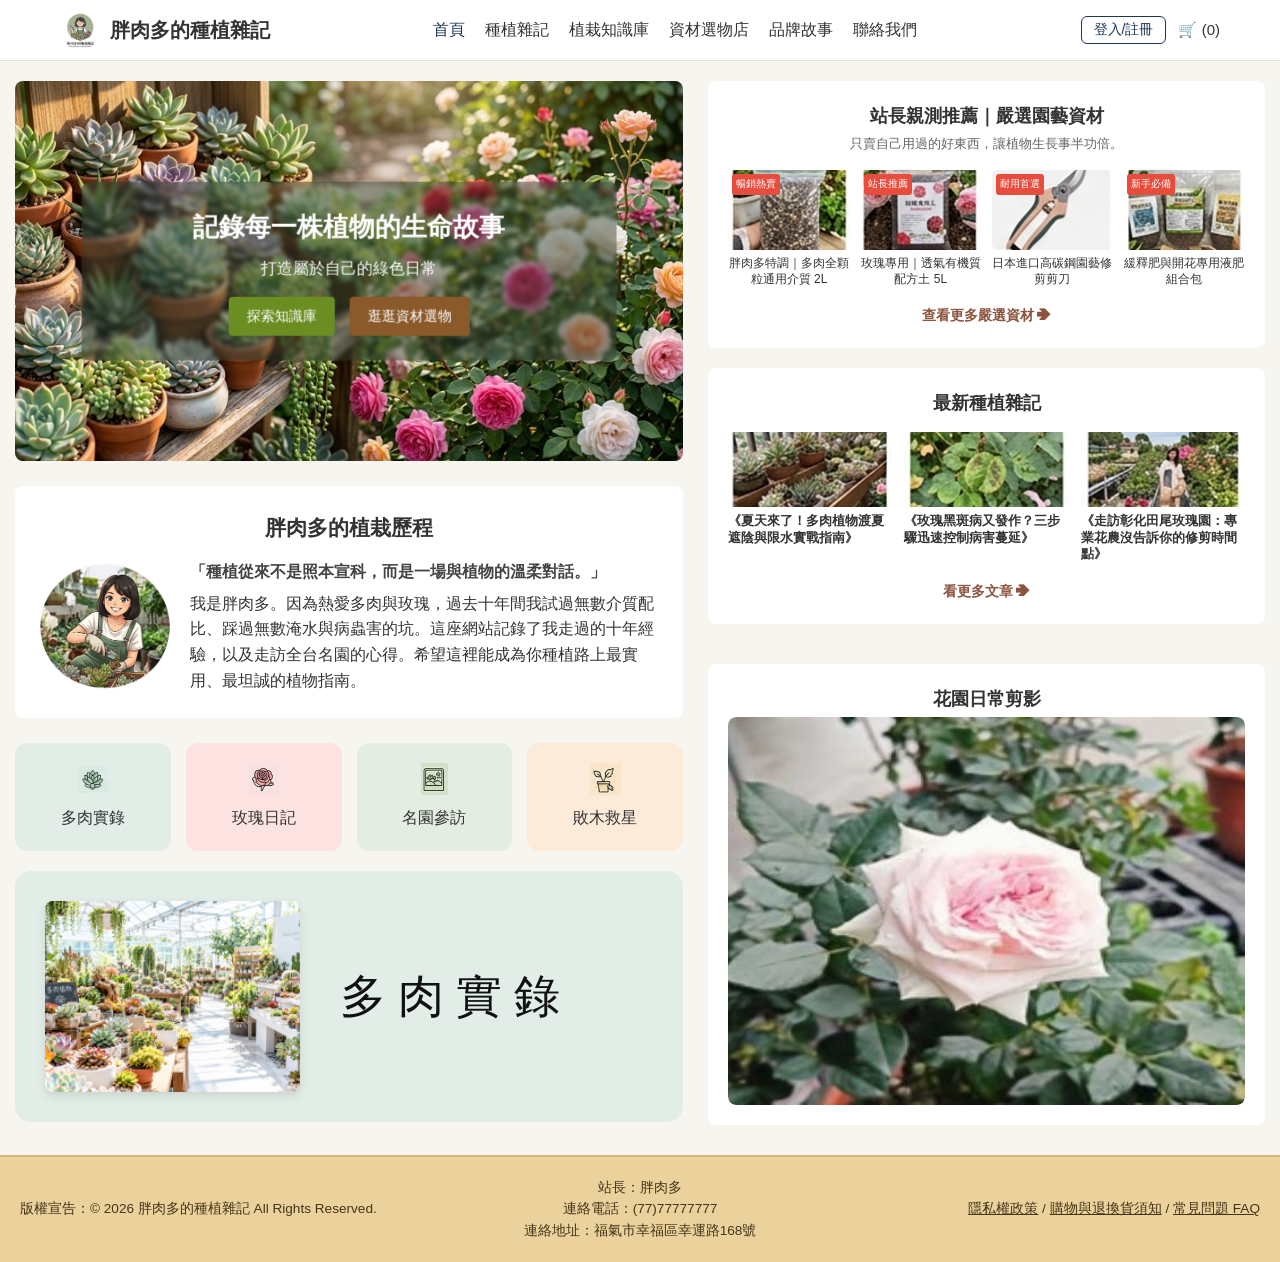
<file: index.html>
<!DOCTYPE html>
<html lang="zh-TW">
<head>
    <!--【網站首頁】
        目的：首頁透過導覽列、品牌介紹、精選內容和輪播圖呈現網站入口。
        HTML 管理內容與結構；CSS 管理外觀；JavaScript 管理互動與資料。
        提醒：id / class 常被 CSS 與 JS 引用，修改名稱前應先搜尋全站。
        若涉及商品、文章、購物車，則保留路徑與既有資料格式。
    -->

    <meta charset="UTF-8">
    <meta name="viewport" content="width=device-width, initial-scale=1.0">
    <title>胖肉多的種植雜記</title>
    <!-- SEO 與 社群分享標籤 -->
    <meta name="description" content="記錄每一株植物的生命故事，打造屬於自己的綠色日常。">
    <meta property="og:title" content="胖肉多的種植雜記">
    <meta property="og:description" content="記錄每一株植物的生命故事，打造屬於自己的綠色日常。">
    <meta property="og:image" content="./images/banner.jpg">
    
    <!-- 樣式表連結 -->
    <link rel="stylesheet" href="./css/style.css">

    <script defer src="./js/login-notice.js"></script>
</head>
    <!--【說明】body 是可見頁面內容的起點；此處的 data-page 若存在，供 main.js 判斷頁面類型。 -->
<body>

    <!-- 頂部導覽列 (Navbar) -->
    <!--【說明】共用導覽列：使用 css/style.css；menuToggle、navMenu、loginModal 等元素由 JS 控制。 -->
    <header class="navbar">
        <div class="nav-container">
            <div class="logo">
                <img src="./images/logo.jpg" alt="胖肉多的種植雜記 Logo" onerror="this.style.display='none'">
                <span>胖肉多的種植雜記</span>
            </div>

            <!-- 選單連結區塊 -->
            <nav class="nav-menu" id="navMenu">
                <a href="./index.html" class="active">首頁</a>
                <a href="./Journal.html">種植雜記</a>
                <a href="./Knowledge.html">植栽知識庫</a>
                <a href="./Shop.html">資材選物店</a>
                <a href="./BrandStory.html">品牌故事</a>
                <a href="./ContactUs.html">聯絡我們</a>
            </nav>

            <!-- 右側功能按鈕區塊 -->
            <div class="nav-controls">
                <button type="button" class="auth-btn trigger-auth-btn">登入/註冊</button>
                <a href="./cart.html" class="cart-btn" id="navCartCount">🛒 (0)</a>
                
                <!-- 行動端漢堡選單按鈕 -->
                <button type="button" class="menu-toggle" id="menuToggle" aria-label="切換選單" aria-controls="navMenu" aria-expanded="false">
                    <span></span>
                    <span></span>
                    <span></span>
                </button>
            </div>
        </div>
    </header>

    <!-- 主要內容區域 -->
    <div class="main-wrapper">
        
        <!-- 左側主內容區 -->
        <!--【說明】main 裡是本頁的主要內容；動態內容容器通常由 JS 依 id 尋找並填入資料。 -->
    <main class="content-area">
            
            <!-- 第一屏：主視覺 Banner -->
            <section class="hero-banner">
                <img src="./images/banner.jpg" alt="多肉與玫瑰" class="banner-img">
                <div class="banner-overlay">
                    <h1 class="banner-title">記錄每一株植物的生命故事</h1>
                    <p class="banner-subtitle">打造屬於自己的綠色日常</p>
                    <div class="banner-buttons">
                        <a href="./Knowledge.html" class="btn btn-primary">探索知識庫</a>
                        <a href="./Shop.html" class="btn btn-secondary">逛逛資材選物</a>
                    </div>
                </div>
            </section>

            <!-- 第二屏：關於站長與品牌初衷 -->
            <section class="about-section">
                <h2>胖肉多的植栽歷程</h2>
                <div class="about-content">
                    <div class="about-img">
                        <img src="./images/webmaster.jpg" alt="站長胖肉多">
                    </div>
                    <div class="about-text">
                        <p class="quote">「種植從來不是照本宣科，而是一場與植物的溫柔對話。」</p>
                        <p>我是胖肉多。因為熱愛多肉與玫瑰，過去十年間我試過無數介質配比、踩過無數淹水與病蟲害的坑。這座網站記錄了我走過的十年經驗，以及走訪全台名園的心得。希望這裡能成為你種植路上最實用、最坦誠的植物指南。</p>
                    </div>
                </div>
            </section>

            <!-- 第三屏：精選核心專區 (包含 Hover 切換大方塊功能) -->
            <section class="categories-section">
                <div class="category-grid">
                    <div class="category-card card-succulent" data-key="succulent" role="button" tabindex="0" aria-label="查看多肉實錄">
                        <img src="./images/card01.jpg" alt="多肉實錄">
                        <span>多肉實錄</span>
                    </div>
                    <div class="category-card card-rose" data-key="rose" role="button" tabindex="0" aria-label="查看玫瑰日記">
                        <img src="./images/card02.jpg" alt="玫瑰日記">
                        <span>玫瑰日記</span>
                    </div>
                    <div class="category-card card-garden" data-key="garden" role="button" tabindex="0" aria-label="查看名園參訪">
                        <img src="./images/card03.jpg" alt="名園參訪">
                        <span>名園參訪</span>
                    </div>
                    <div class="category-card card-rescue" data-key="rescue" role="button" tabindex="0" aria-label="查看敗木救星">
                        <img src="./images/card04.jpg" alt="敗木救星">
                        <span>敗木救星</span>
                    </div>
                </div>

                <!-- 滑鼠移入時動態切換的大方塊 (預設多肉實錄，點擊直接跳轉 maintenance.html) -->
                <div class="feature-display-box card-succulent" id="featureDisplayBox" role="link" tabindex="0" aria-label="進入精選專區">
                    <div class="display-img-wrapper">
                        <img src="./images/圖-多肉實錄.png" alt="多肉實錄" id="displayImg">
                    </div>
                    <h2 class="display-title" id="displayTitle">多肉實錄</h2>
                </div>
            </section>

        </main>

        <!-- 右側側邊欄 -->
        <aside class="sidebar">
            
            <!-- 第四屏：熱門資材嚴選 -->
            <section class="shop-preview">
                <h3 class="section-title">站長親測推薦｜嚴選園藝資材</h3>
                <p class="section-subtitle">只賣自己用過的好東西，讓植物生長事半功倍。</p>
                
                <div class="product-grid">
                    <div class="product-card">
                        <span class="tag">暢銷熱賣</span>
                        <img src="./images/commodity001.jpg" alt="胖肉多特調介質">
                        <h4>胖肉多特調｜多肉全顆粒通用介質 2L</h4>
                    </div>
                    <div class="product-card">
                        <span class="tag">站長推薦</span>
                        <img src="./images/commodity002.jpg" alt="玫瑰專用土">
                        <h4>玫瑰專用｜透氣有機質配方土 5L</h4>
                    </div>
                    <div class="product-card">
                        <span class="tag">耐用首選</span>
                        <img src="./images/commodity003.jpg" alt="園藝修剪剪刀">
                        <h4>日本進口高碳鋼園藝修剪剪刀</h4>
                    </div>
                    <div class="product-card">
                        <span class="tag">新手必備</span>
                        <img src="./images/commodity004.jpg" alt="肥料組合包">
                        <h4>緩釋肥與開花專用液肥組合包</h4>
                    </div>
                </div>
                
                <div class="shop-more">
                    <a href="./Shop.html" class="btn-more">查看更多嚴選資材 ➔</a>
                </div>
            </section>

            <!-- 第五屏：最新種植雜記 -->
            <section class="articles-preview">
                <h3 class="section-title">最新種植雜記</h3>
                <div class="article-grid">
                    <article class="article-card">
                        <img src="./images/article01.jpg" alt="夏日多肉渡夏">
                        <h4>《夏天來了！多肉植物渡夏遮陰與限水實戰指南》</h4>
                    </article>
                    <article class="article-card">
                        <img src="./images/article02.jpg" alt="玫瑰黑斑病">
                        <h4>《玫瑰黑斑病又發作？三步驟迅速控制病害蔓延》</h4>
                    </article>
                    <article class="article-card">
                        <img src="./images/article03.jpg" alt="彰化田尾遊記">
                        <h4>《走訪彰化田尾玫瑰園：專業花農沒告訴你的修剪時間點》</h4>
                    </article>
                </div>
                <div class="article-more">
                    <a href="./Journal.html" class="btn-more">看更多文章 ➔</a>
                </div>
            </section>

            <!-- 第六屏：輪播照片專區 -->
            <section class="carousel-section">
                <h3 class="section-title">花園日常剪影</h3>
                <div class="carousel-container">
                    <div class="carousel-track" id="carouselTrack">
                        <!-- JS 動態寫入圖片 -->
                    </div>
                </div>
            </section>

        </aside>

    </div>

    <!-- 會員登入浮動視窗 (Modal) -->
    <!--【說明】登入展示視窗：送出表單只顯示提示，沒有實際帳號驗證或伺服器登入。 -->
    <div class="modal-overlay" id="loginModal" role="dialog" aria-modal="true" aria-labelledby="loginModalTitle">
        <div class="login-modal">
            <button type="button" class="close-btn" id="closeModalBtn" aria-label="關閉登入視窗">&times;</button>
            <h2 id="loginModalTitle">會員登入</h2>
            <form class="login-form" id="loginForm">
                <div class="form-group">
                    <label for="username">會員帳號</label>
                    <input type="text" id="username" autocomplete="username" placeholder="限使用英文、數字，至少6個字元" required>
                </div>
                <div class="form-group">
                    <label for="password">密碼</label>
                    <input type="password" id="password" autocomplete="current-password" placeholder="限使用英文、數字，至少6個字元" required>
                </div>
                <button type="submit" class="submit-btn">登入</button>
            </form>
        </div>
    </div>

    <!-- 頁尾 Footer -->
    <!--【說明】全站頁尾：以下三個尚未完成的說明頁，統一前往 maintenance.html。 -->
    <footer class="site-footer">
        <div class="footer-container">
            <div class="footer-col footer-left">
                <p>版權宣告：© 2026 胖肉多的種植雜記 All Rights Reserved.</p>
            </div>
            <div class="footer-col footer-center">
                <p>站長：胖肉多</p>
                <p>連絡電話：(77)77777777</p>
                <p>連絡地址：福氣市幸福區幸運路168號</p>
            </div>
            <div class="footer-col footer-right">
                <a href="./maintenance.html">隱私權政策</a> / 
                <a href="./maintenance.html">購物與退換貨須知</a> / 
                <a href="./maintenance.html">常見問題 FAQ</a>
            </div>
        </div>
    </footer>

    <!-- JavaScript 腳本區塊 -->
    <script src="./js/main.js" defer></script>
</body>
</html>
</file>
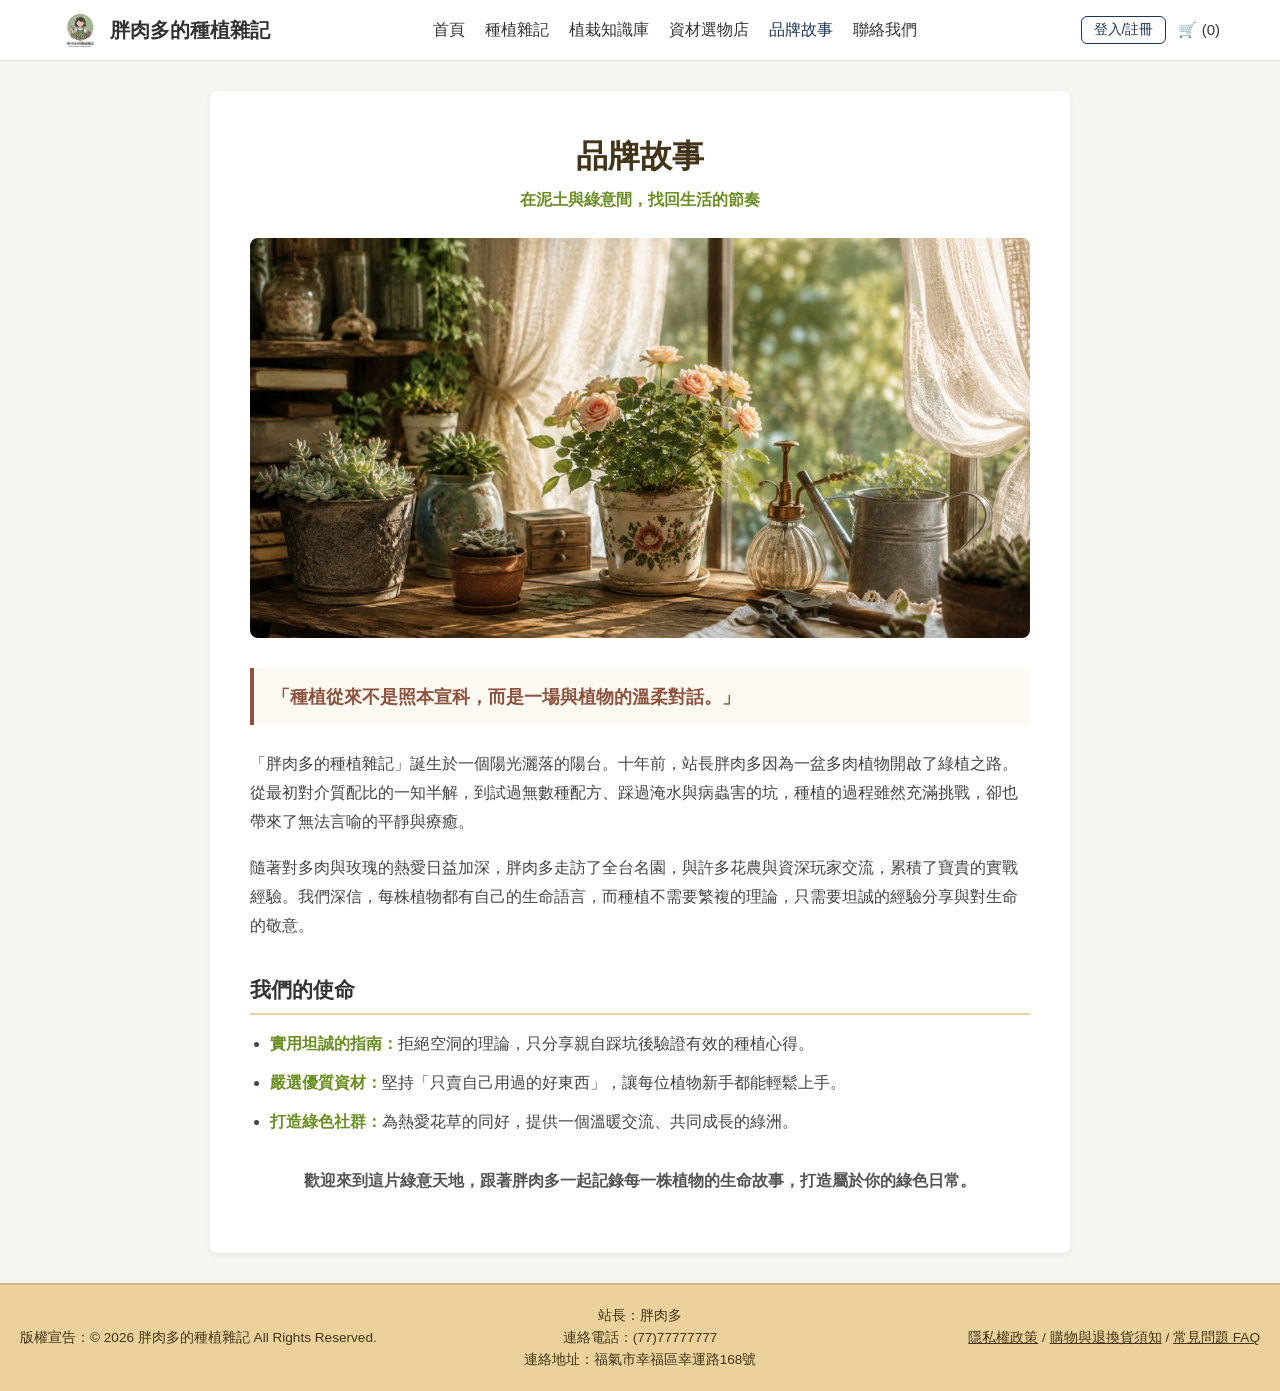
<file: BrandStory.html>
<!DOCTYPE html>
<html lang="zh-TW">
<head>
    <!--【品牌故事】
        目的：說明品牌初衷與使命，內容由 HTML 撰寫並由共用 CSS 排版。
        HTML 管理內容與結構；CSS 管理外觀；JavaScript 管理互動與資料。
        提醒：id / class 常被 CSS 與 JS 引用，修改名稱前應先搜尋全站。
        若涉及商品、文章、購物車，則保留路徑與既有資料格式。
    -->

    <meta charset="UTF-8">
    <meta name="viewport" content="width=device-width, initial-scale=1.0">
    <title>品牌故事｜胖肉多的種植雜記</title>
    <link rel="stylesheet" href="css/style.css">
    <script defer src="./js/login-notice.js"></script>
</head>
    <!--【說明】body 是可見頁面內容的起點；此處的 data-page 若存在，供 main.js 判斷頁面類型。 -->
<body>

    <!-- 頂部導覽列 (Navbar) -->
    <!--【說明】共用導覽列：使用 css/style.css；menuToggle、navMenu、loginModal 等元素由 JS 控制。 -->
    <header class="navbar">
        <div class="nav-container">
            <div class="logo">
                <img src="./images/logo.jpg" alt="胖肉多的種植雜記 Logo" onerror="this.style.display='none'">
                <span>胖肉多的種植雜記</span>
            </div>

            <nav class="nav-menu" id="navMenu">
                <a href="./index.html">首頁</a>
                <a href="./Journal.html">種植雜記</a>
                <a href="./Knowledge.html">植栽知識庫</a>
                <a href="./Shop.html">資材選物店</a>
                <a href="./BrandStory.html" class="active">品牌故事</a>
                <a href="./ContactUs.html">聯絡我們</a>
            </nav>

            <div class="nav-controls">
                <button type="button" class="auth-btn trigger-auth-btn">登入/註冊</button>
                <a href="./cart.html" class="cart-btn" id="navCartCount">🛒 (0)</a>
                
                <button type="button" class="menu-toggle" id="menuToggle" aria-label="切換選單">
                    <span></span>
                    <span></span>
                    <span></span>
                </button>
            </div>
        </div>
    </header>

    <!-- 品牌故事主要內容區 -->
    <!--【說明】main 裡是本頁的主要內容；動態內容容器通常由 JS 依 id 尋找並填入資料。 -->
    <main class="story-wrapper">
        <section class="story-container">
            <h1 class="story-title">品牌故事</h1>
            <p class="story-subtitle">在泥土與綠意間，找回生活的節奏</p>
            
            <div class="story-banner-img">
                <img src="images/story.jpg" alt="胖肉多的種植雜記 品牌故事">
            </div>

            <div class="story-content">
                <blockquote class="story-quote">
                    「種植從來不是照本宣科，而是一場與植物的溫柔對話。」
                </blockquote>

                <p>「胖肉多的種植雜記」誕生於一個陽光灑落的陽台。十年前，站長胖肉多因為一盆多肉植物開啟了綠植之路。從最初對介質配比的一知半解，到試過無數種配方、踩過淹水與病蟲害的坑，種植的過程雖然充滿挑戰，卻也帶來了無法言喻的平靜與療癒。</p>

                <p>隨著對多肉與玫瑰的熱愛日益加深，胖肉多走訪了全台名園，與許多花農與資深玩家交流，累積了寶貴的實戰經驗。我們深信，每株植物都有自己的生命語言，而種植不需要繁複的理論，只需要坦誠的經驗分享與對生命的敬意。</p>

                <h2>我們的使命</h2>
                <ul class="mission-list">
                    <li><strong>實用坦誠的指南：</strong>拒絕空洞的理論，只分享親自踩坑後驗證有效的種植心得。</li>
                    <li><strong>嚴選優質資材：</strong>堅持「只賣自己用過的好東西」，讓每位植物新手都能輕鬆上手。</li>
                    <li><strong>打造綠色社群：</strong>為熱愛花草的同好，提供一個溫暖交流、共同成長的綠洲。</li>
                </ul>

                <p class="story-footer-text">歡迎來到這片綠意天地，跟著胖肉多一起記錄每一株植物的生命故事，打造屬於你的綠色日常。</p>
            </div>
        </section>
    </main>

    <!-- 會員登入浮動視窗 (Modal) -->
    <!--【說明】登入展示視窗：送出表單只顯示提示，沒有實際帳號驗證或伺服器登入。 -->
    <div class="modal-overlay" id="loginModal">
        <div class="login-modal">
            <button type="button" class="close-btn" id="closeModalBtn">&times;</button>
            <h2>會員登入</h2>
            <form class="login-form" id="loginForm">
                <div class="form-group">
                    <label for="username">會員帳號</label>
                    <input type="text" id="username" placeholder="限使用英文、數字，至少6個字元" required>
                </div>
                <div class="form-group">
                    <label for="password">密碼</label>
                    <input type="password" id="password" placeholder="限使用英文、數字，至少6個字元" required>
                </div>
                <button type="submit" class="submit-btn">登入</button>
            </form>
        </div>
    </div>

    <!-- 頁尾 Footer -->
    <!--【說明】全站頁尾：以下三個尚未完成的說明頁，統一前往 maintenance.html。 -->
    <footer class="site-footer">
        <div class="footer-container">
            <div class="footer-col footer-left">
                <p>版權宣告：© 2026 胖肉多的種植雜記 All Rights Reserved.</p>
            </div>
            <div class="footer-col footer-center">
                <p>站長：胖肉多</p>
                <p>連絡電話：(77)77777777</p>
                <p>連絡地址：福氣市幸福區幸運路168號</p>
            </div>
            <div class="footer-col footer-right">
                <a href="./maintenance.html">隱私權政策</a> / 
                <a href="./maintenance.html">購物與退換貨須知</a> / 
                <a href="./maintenance.html">常見問題 FAQ</a>
            </div>
        </div>
    </footer>

    <!-- JS 邏輯 -->
    <script>
        //【說明】此段是頁面專用 JavaScript。DOMContentLoaded 可確保 HTML 元素已建立，再開始綁定事件。
        //【說明】如需調整外觀請改 CSS；如需調整按鈕行為才改事件處理函式。
        document.addEventListener("DOMContentLoaded", function() {
            updateCartCount();
            initNavAndModal();
        });

        //【說明】讀取 shoppingCart，計算導覽列顯示的購物車商品總數。

        function updateCartCount() {
            try {
                let cart = JSON.parse(localStorage.getItem('shoppingCart')) || [];
                let totalCount = cart.reduce((sum, item) => sum + (Number(item.quantity) || 0), 0);
                const cartNavBtn = document.getElementById('navCartCount');
                if (cartNavBtn) {
                    cartNavBtn.innerText = `🛒 (${totalCount})`;
                }
            } catch (e) {
                console.error("購物車數量解析失敗:", e);
            }
        }

        //【說明】註冊漢堡選單及展示型登入視窗的點擊、關閉與送出事件。

        function initNavAndModal() {
            const menuToggle = document.getElementById("menuToggle");
            const navMenu = document.getElementById("navMenu");

            if (menuToggle && navMenu) {
                menuToggle.addEventListener("click", function (e) {
                    e.stopPropagation();
                    navMenu.classList.toggle("active");
                });

                document.addEventListener("click", function (e) {
                    if (!navMenu.contains(e.target) && !menuToggle.contains(e.target)) {
                        navMenu.classList.remove("active");
                    }
                });
            }

            const triggerAuthBtns = document.querySelectorAll(".trigger-auth-btn");
            const loginModal = document.getElementById("loginModal");
            const closeModalBtn = document.getElementById("closeModalBtn");
            const loginForm = document.getElementById("loginForm");

            triggerAuthBtns.forEach(btn => {
                btn.addEventListener("click", function (e) {
                    e.preventDefault();
                    if (navMenu) navMenu.classList.remove("active");
                    loginModal.classList.add("active");
                });
            });

            if (closeModalBtn) {
                closeModalBtn.addEventListener("click", function () {
                    loginModal.classList.remove("active");
                });
            }

            if (loginModal) {
                loginModal.addEventListener("click", function (e) {
                    if (e.target === loginModal) {
                        loginModal.classList.remove("active");
                    }
                });
            }

            if (loginForm) {
                loginForm.addEventListener("submit", function (e) {
                    e.preventDefault();
                    loginForm.reset();
                    loginModal.classList.remove("active");
                    showLoginNotice("此視窗僅供展示使用，\n尚未連接實際登入功能。");
                });
            }
        }
    </script>
</body>
</html>
</file>
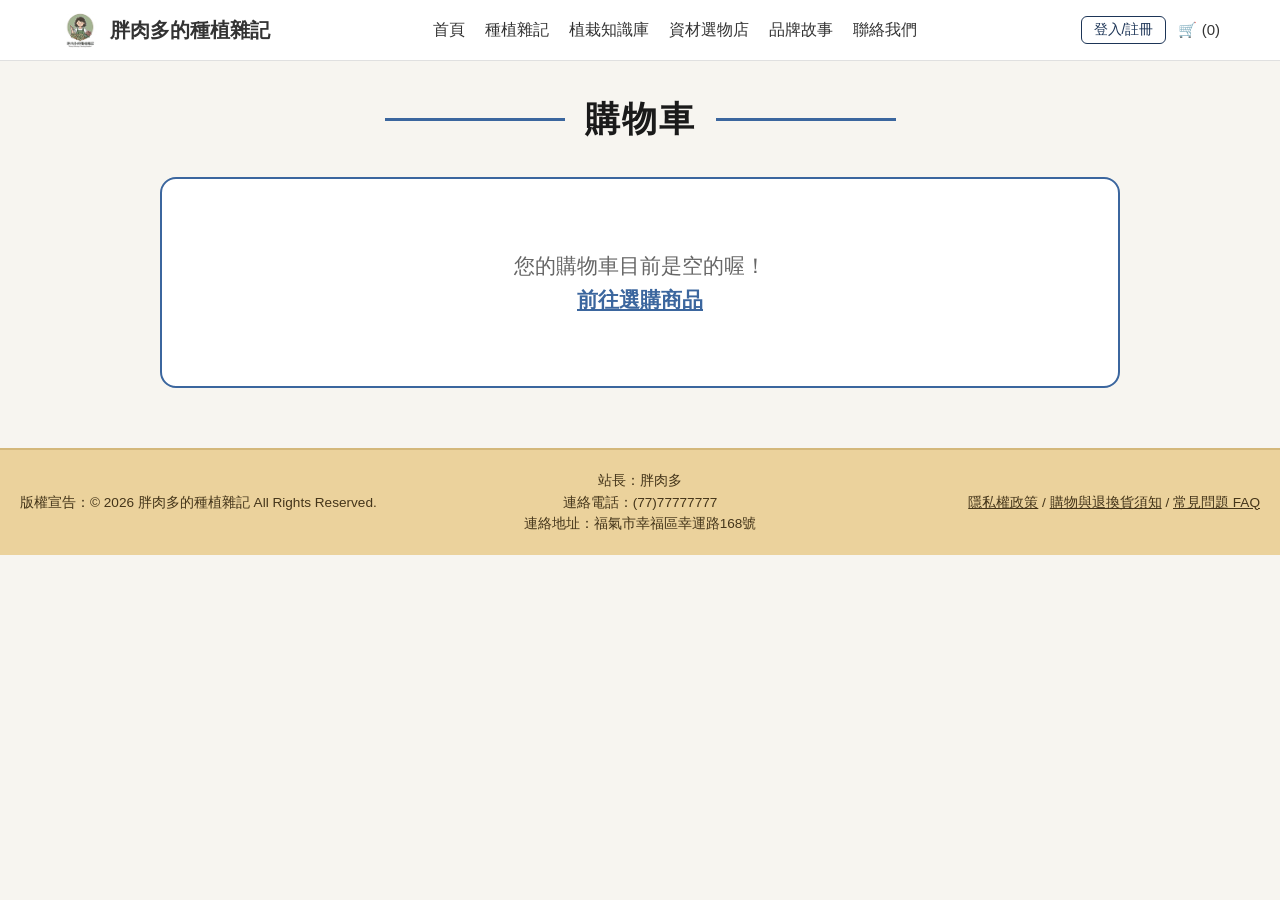
<file: cart.html>
<!DOCTYPE html>
<html lang="zh-TW">
<head>
    <!--【購物車】
        目的：從 localStorage 讀取 shoppingCart，顯示商品、數量、小計及結帳入口。
        HTML 管理內容與結構；CSS 管理外觀；JavaScript 管理互動與資料。
        提醒：id / class 常被 CSS 與 JS 引用，修改名稱前應先搜尋全站。
        若涉及商品、文章、購物車，則請保留路徑與既有資料格式。
    -->

    <meta charset="UTF-8">
    <meta name="viewport" content="width=device-width, initial-scale=1.0">
    <title>胖肉多的種植雜記 - 購物車</title>
    <link rel="stylesheet" href="css/style.css">

    <style>
        /*【說明】以下是此頁專屬 CSS；共用導覽列、登入視窗與頁尾放在 css/style.css。
          選擇器 .class 會套用至指定 class 的元素；@media 負責依螢幕寬度調整排版。 */
        /* 本頁專屬樣式；導覽列與登入視窗使用 css/style.css */
        /* ===== 購物車頁面專用樣式 ===== */
        .cart-wrapper {
            max-width: 1000px;
            margin: 30px auto 60px auto;
            padding: 0 20px;

        }

        .cart-header {
            display: flex;
            align-items: center;
            justify-content: center;
            gap: 20px;
            margin-bottom: 30px;
        }

        .cart-header .line {
            height: 3px;
            width: 180px;
            background-color: #3b669e;
        }

        .cart-header h1 {
            font-size: 2.2rem;
            color: #1a1a1a;
            font-weight: bold;

            letter-spacing: 2px;
        }

        .cart-container {
            border: 2px solid #3b669e;
            border-radius: 16px;
            padding: 30px;
            background-color: #ffffff;

        }

        .cart-table {
            width: 100%;
            border-collapse: collapse;
            margin-bottom: 25px;
        }

        .cart-table th, .cart-table td {
            padding: 15px 10px;
            text-align: center;
            border-bottom: 1px solid #e0e0e0;
            vertical-align: middle;
        }

        .cart-table th {
            background-color: #f0f4f9;
            color: #3b669e;
            font-size: 1.1rem;
            font-weight: bold;
        }

        .cart-item-img {
            width: 70px;
            height: 70px;
            border: 1px solid #3b669e;
            border-radius: 8px;
            object-fit: cover;
        }

        .item-info {
            display: flex;
            align-items: center;
            gap: 15px;
            text-align: left;
        }

        .qty-btn {
            background-color: #f0f4f9;
            border: 1px solid #3b669e;
            color: #3b669e;
            width: 28px;
            height: 28px;
            border-radius: 4px;
            cursor: pointer;
            font-weight: bold;
            font-size: 1rem;
        }

        .qty-btn:hover {
            background-color: #3b669e;
            color: #fff;
        }

        .delete-btn {
            background: none;
            border: none;
            color: #d9534f;
            cursor: pointer;
            font-size: 1.2rem;
            transition: color 0.2s;
        }

        .delete-btn:hover {
            color: #a94442;
        }

        .cart-summary {
            display: flex;
            justify-content: space-between;
            align-items: center;
            margin-top: 20px;
            padding-top: 20px;
            border-top: 2px dashed #3b669e;
        }

        .total-price {
            font-size: 1.4rem;
            color: #222;
            font-weight: bold;
        }

        .total-price span {
            color: #3b669e;
            font-size: 1.6rem;
        }

        .checkout-btn {
            background-color: #3b669e;
            color: #ffffff;
            border: none;
            border-radius: 8px;
            padding: 12px 30px;
            font-size: 1.2rem;
            font-weight: bold;
            cursor: pointer;
            transition: background-color 0.2s ease;
        }

        .checkout-btn:hover {
            background-color: #2a4c77;
        }

        .empty-cart-msg {
            text-align: center;
            font-size: 1.3rem;
            color: #666;
            padding: 40px 0;
        }

        @media (max-width: 600px) {
            .cart-table th:nth-child(2), .cart-table td:nth-child(2) { display: none; }
            .cart-summary { flex-direction: column; gap: 15px; }
        }
    </style>
    <script defer src="./js/login-notice.js"></script>
</head>
    <!--【說明】body 是可見頁面內容的起點；此處的 data-page 若存在，供 main.js 判斷頁面類型。 -->
<body>

    <!-- 頂部導覽列 (Navbar) -->
    <!--【說明】共用導覽列：使用 css/style.css；menuToggle、navMenu、loginModal 等元素由 JS 控制。 -->
    <header class="navbar">
        <div class="nav-container">
            <div class="logo">
                <img src="./images/logo.jpg" alt="胖肉多的種植雜記 Logo" onerror="this.style.display='none'">
                <span>胖肉多的種植雜記</span>
            </div>

            <nav class="nav-menu" id="navMenu">
                <a href="./index.html">首頁</a>
                <a href="./Journal.html">種植雜記</a>
                <a href="./Knowledge.html">植栽知識庫</a>
                <a href="./Shop.html">資材選物店</a>
                <a href="./BrandStory.html">品牌故事</a>
                <a href="./ContactUs.html">聯絡我們</a>
            </nav>

            <div class="nav-controls">
                <button type="button" class="auth-btn trigger-auth-btn">登入/註冊</button>
                <a href="./cart.html" class="cart-btn" id="navCartCount">🛒 (0)</a>
                
                <button type="button" class="menu-toggle" id="menuToggle" aria-label="切換選單">
                    <span></span>
                    <span></span>
                    <span></span>
                </button>
            </div>
        </div>
    </header>

    <!-- 主要內容區 -->
    <!--【說明】購物車內容由 renderCart() 依瀏覽器 localStorage 的資料動態生成。 -->
    <div class="cart-wrapper">
        <div class="cart-header">
            <div class="line"></div>
            <h1>購物車</h1>
            <div class="line"></div>
        </div>

        <div class="cart-container" id="cartContainer">
            <!-- 動態渲染購物車表格或空白提示 -->
        </div>
    </div>

    <!-- 會員登入浮動視窗 (Modal) -->
    <!--【說明】登入展示視窗：送出表單只顯示提示，沒有實際帳號驗證或伺服器登入。 -->
    <div class="modal-overlay" id="loginModal">
        <div class="login-modal">
            <button type="button" class="close-btn" id="closeModalBtn">&times;</button>
            <h2>會員登入</h2>
            <form class="login-form" id="loginForm">
                <div class="form-group">
                    <label for="username">會員帳號</label>
                    <input type="text" id="username" placeholder="限使用英文、數字，至少6個字元" required>
                </div>
                <div class="form-group">
                    <label for="password">密碼</label>
                    <input type="password" id="password" placeholder="限使用英文、數字，至少6個字元" required>
                </div>
                <button type="submit" class="submit-btn">登入</button>
            </form>
        </div>
    </div>

    <!-- 頁尾 Footer -->
    <!--【說明】全站頁尾：以下三個尚未完成的說明頁，統一前往 maintenance.html。 -->
    <footer class="site-footer">
        <div class="footer-container">
            <div class="footer-col footer-left">
                <p>版權宣告：© 2026 胖肉多的種植雜記 All Rights Reserved.</p>
            </div>
            <div class="footer-col footer-center">
                <p>站長：胖肉多</p>
                <p>連絡電話：(77)77777777</p>
                <p>連絡地址：福氣市幸福區幸運路168號</p>
            </div>
            <div class="footer-col footer-right">
                <a href="./maintenance.html">隱私權政策</a> / 
                <a href="./maintenance.html">購物與退換貨須知</a> / 
                <a href="./maintenance.html">常見問題 FAQ</a>
            </div>
        </div>
    </footer>

    <!-- JS 邏輯 -->
    <script>
        //【說明】此段是頁面專用 JavaScript。DOMContentLoaded 可確保 HTML 元素已建立，再開始綁定事件。
        //【說明】如需調整外觀請改 CSS；如需調整按鈕行為才改事件處理函式。
        document.addEventListener("DOMContentLoaded", function() {
            updateCartIconCount();
            initNavAndModal();
            renderCart();
        });

        //【說明】註冊漢堡選單及展示型登入視窗的點擊、關閉與送出事件。

        function initNavAndModal() {
            const menuToggle = document.getElementById("menuToggle");
            const navMenu = document.getElementById("navMenu");

            if (menuToggle && navMenu) {
                menuToggle.addEventListener("click", function (e) {
                    e.stopPropagation();
                    navMenu.classList.toggle("active");
                });

                document.addEventListener("click", function (e) {
                    if (!navMenu.contains(e.target) && !menuToggle.contains(e.target)) {
                        navMenu.classList.remove("active");
                    }
                });
            }

            const triggerAuthBtns = document.querySelectorAll(".trigger-auth-btn");
            const loginModal = document.getElementById("loginModal");
            const closeModalBtn = document.getElementById("closeModalBtn");
            const loginForm = document.getElementById("loginForm");

            triggerAuthBtns.forEach(btn => {
                btn.addEventListener("click", function (e) {
                    e.preventDefault();
                    if (navMenu) navMenu.classList.remove("active");
                    loginModal.classList.add("active");
                });
            });

            if (closeModalBtn) {
                closeModalBtn.addEventListener("click", function () {
                    loginModal.classList.remove("active");
                });
            }

            if (loginModal) {
                loginModal.addEventListener("click", function (e) {
                    if (e.target === loginModal) {
                        loginModal.classList.remove("active");
                    }
                });
            }

            if (loginForm) {
                loginForm.addEventListener("submit", function (e) {
                    e.preventDefault();
                    loginForm.reset();
                    loginModal.classList.remove("active");
                    showLoginNotice("此視窗僅供展示使用，\n尚未連接實際登入功能。");
                });
            }
        }

        //【說明】將商品價格中的 NT$、逗號等非數字字元清除後轉成數值。

        function parsePrice(priceStr) {
            if (typeof priceStr === 'number') return priceStr;
            if (!priceStr) return 0;
            const cleanStr = String(priceStr).replace(/[^\d.]/g, '');
            return parseFloat(cleanStr) || 0;
        }

        //【說明】以 shoppingCart 產生商品表格、數量按鈕、小計與總金額。

        function renderCart() {
            const container = document.getElementById('cartContainer');
            let cart = JSON.parse(localStorage.getItem('shoppingCart')) || [];

            if (cart.length === 0) {
                container.innerHTML = `
                    <div class="empty-cart-msg">
                        <p>您的購物車目前是空的喔！</p>
                        <a href="Shop.html" style="color: #3b669e; font-weight: bold; text-decoration: underline;">前往選購商品</a>
                    </div>
                `;
                return;
            }

            let totalAmount = 0;
            let tableRowsHtml = '';

            cart.forEach((item, index) => {
                const itemPrice = parsePrice(item.price);
                const itemTotal = itemPrice * item.quantity;
                totalAmount += itemTotal;

                const imgSrc = item.imgName ? `images/${item.imgName}` : '';

                tableRowsHtml += `
                    <tr>
                        <td class="item-info">
                            ${imgSrc ? `<img src="${imgSrc}" class="cart-item-img" alt="${item.name}">` : '<div class="cart-item-img" style="display:flex;align-items:center;justify-content:center;background:#eee;">無圖</div>'}
                            <span><strong>${item.name}</strong></span>
                        </td>
                        <td>NT$ ${itemPrice.toLocaleString()}</td>
                        <td>
                            <button class="qty-btn" onclick="updateQuantity(${index}, -1)">-</button>
                            <span style="margin: 0 8px; font-weight: bold;">${item.quantity}</span>
                            <button class="qty-btn" onclick="updateQuantity(${index}, 1)">+</button>
                        </td>
                        <td style="font-weight: bold; color: #3b669e;">NT$ ${itemTotal.toLocaleString()}</td>
                        <td>
                            <button class="delete-btn" title="刪除商品" onclick="removeItem(${index})">🗑️</button>
                        </td>
                    </tr>
                `;
            });

            container.innerHTML = `
                <table class="cart-table">
                    <thead>
                        <tr>
                            <th style="text-align: left; padding-left: 20px;">商品名稱</th>
                            <th>單價</th>
                            <th>數量</th>
                            <th>小計</th>
                            <th>操作</th>
                        </tr>
                    </thead>
                    <tbody>
                        ${tableRowsHtml}
                    </tbody>
                </table>
                <div class="cart-summary">
                    <div class="total-price">總計金額：<span>NT$ ${totalAmount.toLocaleString()}</span></div>
                    <button class="checkout-btn" onclick="goToCheckout()">前往結帳</button>
                </div>
            `;
        }

        //【說明】增減指定商品數量、寫回 localStorage，並重新繪製購物車。

        function updateQuantity(index, change) {
            let cart = JSON.parse(localStorage.getItem('shoppingCart')) || [];
            if (!cart[index]) return;

            cart[index].quantity += change;
            if (cart[index].quantity <= 0) {
                cart.splice(index, 1);
            }

            localStorage.setItem('shoppingCart', JSON.stringify(cart));
            renderCart();
            updateCartIconCount();
        }

        //【說明】移除指定商品、儲存購物車並更新畫面。

        function removeItem(index) {
            let cart = JSON.parse(localStorage.getItem('shoppingCart')) || [];
            cart.splice(index, 1);
            localStorage.setItem('shoppingCart', JSON.stringify(cart));
            renderCart();
            updateCartIconCount();
        }

        //【說明】確認購物車不為空，再切換到結帳頁。

        function goToCheckout() {
            let cart = JSON.parse(localStorage.getItem('shoppingCart')) || [];
            if (cart.length === 0) {
                alert("您的購物車目前沒有商品喔！");
                return;
            }
            window.location.href = 'checkout.html';
        }

        //【說明】讀取 shoppingCart，更新頁首購物車數量。

        function updateCartIconCount() {
            let cart = JSON.parse(localStorage.getItem('shoppingCart')) || [];
            let totalCount = cart.reduce((sum, item) => sum + item.quantity, 0);
            const cartNavBtn = document.getElementById('navCartCount');
            if (cartNavBtn) {
                cartNavBtn.innerText = `🛒 (${totalCount})`;
            }
        }
    </script>
</body>
</html>
</file>
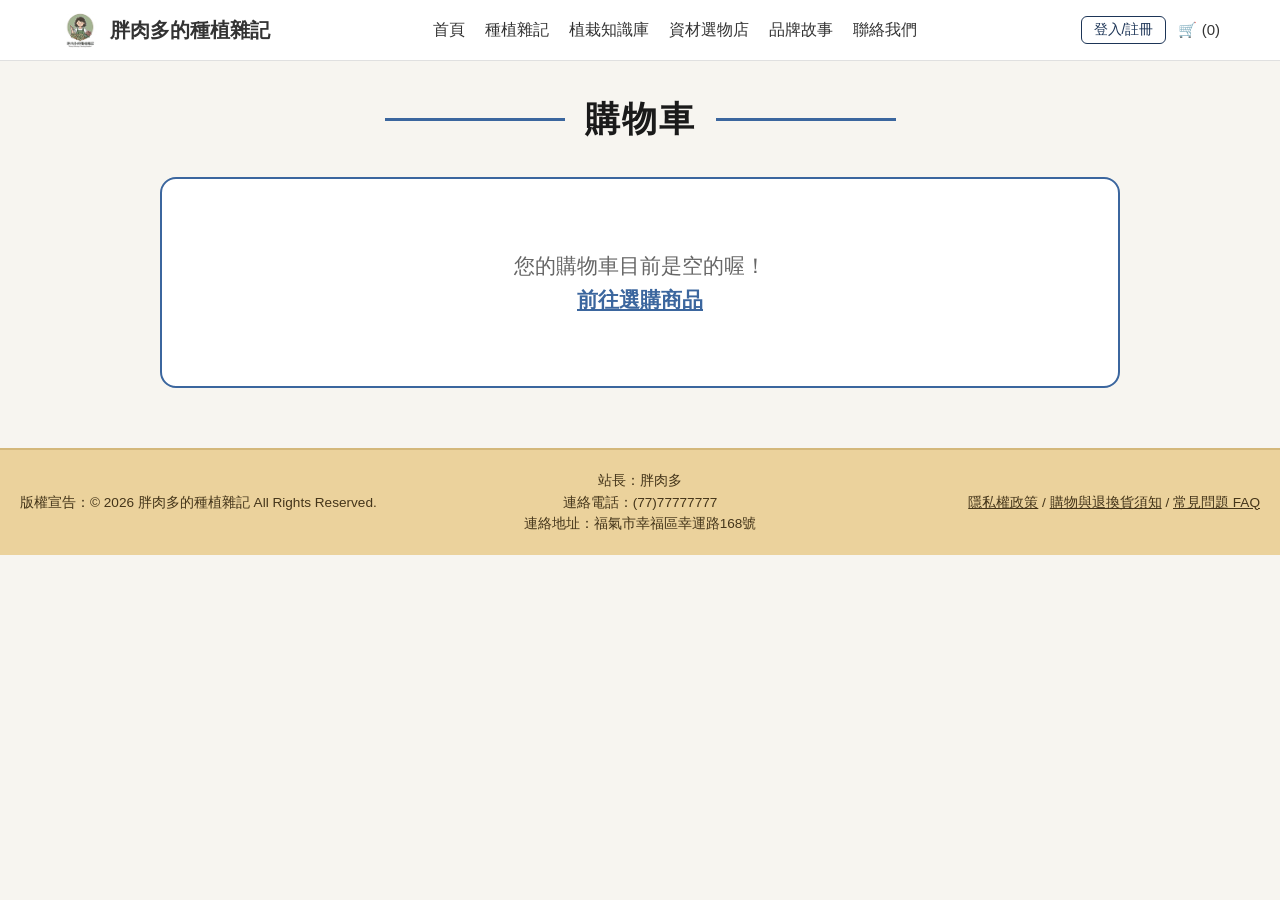
<file: checkout.html>
<!DOCTYPE html>
<html lang="zh-TW">
<head>
    <!--【訂單結帳】
        目的：呈現收件人欄位與訂單明細；目前付款為展示流程。
        HTML 管理內容與結構；CSS 管理外觀；JavaScript 管理互動與資料。
        提醒：id / class 常被 CSS 與 JS 引用，修改名稱前應先搜尋全站。
        若涉及商品、文章、購物車，請保留路徑與既有資料格式。
    -->

    <meta charset="UTF-8">
    <meta name="viewport" content="width=device-width, initial-scale=1.0">
    <title>胖肉多的種植雜記 - 訂單結帳</title>
    <link rel="stylesheet" href="css/style.css">

    <style>
        /*【說明】以下是此頁專屬 CSS；共用導覽列、登入視窗與頁尾放在 css/style.css。
          選擇器 .class 會套用至指定 class 的元素；@media 負責依螢幕寬度調整排版。 */
        /* 本頁專屬樣式；導覽列與登入視窗使用 css/style.css */
        /* ===== 結帳頁面專用樣式 ===== */
        .checkout-wrapper {
            max-width: 1000px;
            margin: 30px auto 60px auto;
            padding: 0 20px;

        }

        .checkout-header {
            display: flex;
            align-items: center;
            justify-content: center;
            gap: 20px;
            margin-bottom: 30px;
        }

        .checkout-header .line {
            height: 3px;
            width: 180px;
            background-color: #3b669e;
        }

        .checkout-header h1 {
            font-size: 2.2rem;
            color: #1a1a1a;
            font-weight: bold;

            letter-spacing: 2px;
        }

        .checkout-grid {
            display: grid;
            grid-template-columns: 1fr 380px;
            gap: 30px;
            align-items: start;
        }

        .checkout-card {
            border: 2px solid #3b669e;
            border-radius: 16px;
            padding: 25px;
            background-color: #ffffff;

        }

        .card-title {
            font-size: 1.3rem;
            color: #3b669e;
            font-weight: bold;
            margin-bottom: 20px;
            padding-bottom: 10px;
            border-bottom: 2px dashed #3b669e;
        }

        .form-group {
            margin-bottom: 18px;
        }

        .form-group label {
            display: block;
            font-size: 1rem;
            color: #333;
            font-weight: bold;
            margin-bottom: 6px;
        }

        .form-group label .required {
            color: #d9534f;
        }

        .form-control {
            width: 100%;
            padding: 10px 12px;
            border: 1px solid #cccccc;
            border-radius: 8px;
            font-size: 1rem;

            transition: border-color 0.2s;
        }

        .form-control:focus {
            outline: none;
            border-color: #3b669e;
        }

        .order-item-list {
            max-height: 280px;
            overflow-y: auto;
            margin-bottom: 20px;
            padding-right: 5px;
        }

        .order-item {
            display: flex;
            justify-content: space-between;
            align-items: center;
            padding: 10px 0;
            border-bottom: 1px solid #eeeeee;
        }

        .item-detail {
            display: flex;
            align-items: center;
            gap: 10px;
        }

        .item-detail img {
            width: 50px;
            height: 50px;
            border: 1px solid #3b669e;
            border-radius: 6px;
            object-fit: cover;
        }

        .item-name {
            font-weight: bold;
            color: #333;
            font-size: 0.95rem;
        }

        .item-qty {
            font-size: 0.85rem;
            color: #666;
        }

        .item-price {
            font-weight: bold;
            color: #333;
        }

        .summary-row {
            display: flex;
            justify-content: space-between;
            margin-bottom: 10px;
            font-size: 1rem;
            color: #555;
        }

        .summary-total {
            display: flex;
            justify-content: space-between;
            margin-top: 15px;
            padding-top: 15px;
            border-top: 2px solid #3b669e;
            font-size: 1.3rem;
            font-weight: bold;
            color: #222;
        }

        .summary-total span {
            color: #3b669e;
        }

        .submit-order-btn {
            width: 100%;
            background-color: #3b669e;
            color: #ffffff;
            border: none;
            border-radius: 8px;
            padding: 14px;
            font-size: 1.2rem;
            font-weight: bold;
            cursor: pointer;
            margin-top: 20px;
            transition: background-color 0.2s;
        }

        .submit-order-btn:hover {
            background-color: #2a4c77;
        }

        .modal-box {
            background-color: #ffffff;
            border: 2px solid #3b669e;
            border-radius: 16px;
            padding: 30px 40px;
            text-align: center;
            max-width: 400px;
            width: 90%;
            box-shadow: 0 10px 25px rgba(0, 0, 0, 0.2);
        }

        .modal-title {
            font-size: 1.5rem;
            color: #3b669e;
            font-weight: bold;
            margin-bottom: 15px;
        }

        .modal-msg {
            font-size: 1.1rem;
            color: #444;
            margin-bottom: 25px;
            line-height: 1.5;
        }

        .modal-confirm-btn {
            background-color: #3b669e;
            color: #fff;
            border: none;
            border-radius: 8px;
            padding: 10px 25px;
            font-size: 1.1rem;
            font-weight: bold;
            cursor: pointer;
        }

        .modal-confirm-btn:hover {
            background-color: #2a4c77;
        }

        @media (max-width: 850px) {
            .checkout-grid {
                grid-template-columns: 1fr;
            }
        }
    </style>
    <script defer src="./js/login-notice.js"></script>
</head>

    <!--【說明】body 是可見頁面內容的起點；此處的 data-page 若存在，供 main.js 判斷頁面類型。 -->
<body>

    <!-- 頂部導覽列 (Navbar) -->
    <!--【說明】共用導覽列：使用 css/style.css；menuToggle、navMenu、loginModal 等元素由 JS 控制。 -->
    <header class="navbar">
        <div class="nav-container">
            <div class="logo">
                <img src="./images/logo.jpg" alt="胖肉多的種植雜記 Logo" onerror="this.style.display='none'">
                <span>胖肉多的種植雜記</span>
            </div>

            <nav class="nav-menu" id="navMenu">
                <a href="./index.html">首頁</a>
                <a href="./Journal.html">種植雜記</a>
                <a href="./Knowledge.html">植栽知識庫</a>
                <a href="./Shop.html">資材選物店</a>
                <a href="./BrandStory.html">品牌故事</a>
                <a href="./ContactUs.html">聯絡我們</a>
            </nav>

            <div class="nav-controls">
                <button type="button" class="auth-btn trigger-auth-btn">登入/註冊</button>
                <a href="./cart.html" class="cart-btn" id="navCartCount">🛒 (0)</a>
                
                <button type="button" class="menu-toggle" id="menuToggle" aria-label="切換選單">
                    <span></span>
                    <span></span>
                    <span></span>
                </button>
            </div>
        </div>
    </header>

    <!-- 主要內容區 -->
    <!--【說明】結帳左右欄：左側是收件人表單；右側由 JS 顯示購物車明細。 -->
    <div class="checkout-wrapper">
        <div class="checkout-header">
            <div class="line"></div>
            <h1>訂單結帳</h1>
            <div class="line"></div>
        </div>

        <div class="checkout-grid">
            <div class="checkout-card">
                <div class="card-title">收件人資訊</div>
                <form id="checkoutForm" onsubmit="handleOrderSubmit(event)">
                    <div class="form-group">
                        <label for="fullname">真實姓名 <span class="required">*</span></label>
                        <input type="text" id="fullname" class="form-control" placeholder="請輸入收件人姓名" required>
                    </div>

                    <div class="form-group">
                        <label for="phone">聯絡電話 <span class="required">*</span></label>
                        <input type="tel" id="phone" class="form-control" placeholder="請輸入手機號碼" required>
                    </div>

                    <div class="form-group">
                        <label for="email">電子郵件 <span class="required">*</span></label>
                        <input type="email" id="email" class="form-control" placeholder="用於接收訂單通知" required>
                    </div>

                    <div class="form-group">
                        <label for="address">寄送地址 <span class="required">*</span></label>
                        <input type="text" id="address" class="form-control" placeholder="請輸入完整的收件地址" required>
                    </div>

                    <div class="form-group">
                        <label for="payment">付款方式 <span class="required">*</span></label>
                        <select id="payment" class="form-control" required>
                            <option value="ecpay">ECPay 綠界科技信用卡 / 超商付款</option>
                            <option value="transfer">銀行轉帳</option>
                            <option value="cod">貨到付款</option>
                        </select>
                    </div>

                    <div class="form-group">
                        <label for="note">訂單備註</label>
                        <textarea id="note" class="form-control" rows="3" placeholder="如有特別送貨需求請在此註明..."></textarea>
                    </div>

                    <button type="submit" class="submit-order-btn">確認提交訂單</button>
                </form>
            </div>

            <div class="checkout-card">
                <div class="card-title">訂單明細</div>
                <div class="order-item-list" id="orderItemList">
                    <!-- 動態渲染購物車商品 -->
                </div>

                <div class="summary-row">
                    <span>商品小計</span>
                    <span id="subtotalText">NT$ 0</span>
                </div>
                <div class="summary-row">
                    <span>運費</span>
                    <span>NT$ 0 (免運優惠)</span>
                </div>
                <div class="summary-total">
                    <span>總計</span>
                    <span id="totalText">NT$ 0</span>
                </div>
            </div>
        </div>
    </div>

    <!-- 示範用彈出視窗 (Modal) -->
    <div class="modal-overlay" id="checkoutModal">
        <div class="modal-box">
            <div class="modal-title">系統提示</div>
            <div class="modal-msg">示範用，無法進行結帳</div>
            <button class="modal-confirm-btn" onclick="confirmCheckout()">確認並返回首頁</button>
        </div>
    </div>

    <!-- 會員登入浮動視窗 (Modal) -->
    <!--【說明】登入展示視窗：送出表單只顯示提示，沒有實際帳號驗證或伺服器登入。 -->
    <div class="modal-overlay" id="loginModal">
        <div class="login-modal">
            <button type="button" class="close-btn" id="closeModalBtn">&times;</button>
            <h2>會員登入</h2>
            <form class="login-form" id="loginForm">
                <div class="form-group">
                    <label for="username">會員帳號</label>
                    <input type="text" id="username" placeholder="限使用英文、數字，至少6個字元" required>
                </div>
                <div class="form-group">
                    <label for="password">密碼</label>
                    <input type="password" id="password" placeholder="限使用英文、數字，至少6個字元" required>
                </div>
                <button type="submit" class="submit-btn">登入</button>
            </form>
        </div>
    </div>

    <!-- 頁尾 Footer -->
    <!--【說明】全站頁尾：以下三個尚未完成的說明頁，統一前往 maintenance.html。 -->
    <footer class="site-footer">
        <div class="footer-container">
            <div class="footer-col footer-left">
                <p>版權宣告：© 2026 胖肉多的種植雜記 All Rights Reserved.</p>
            </div>
            <div class="footer-col footer-center">
                <p>站長：胖肉多</p>
                <p>連絡電話：(77)77777777</p>
                <p>連絡地址：福氣市幸福區幸運路168號</p>
            </div>
            <div class="footer-col footer-right">
                <a href="./maintenance.html">隱私權政策</a> /
                <a href="./maintenance.html">購物與退換貨須知</a> /
                <a href="./maintenance.html">常見問題 FAQ</a>
            </div>
        </div>
    </footer>

    <!-- JS 邏輯 -->
    <script>
        //【說明】此段是頁面專用 JavaScript。DOMContentLoaded 可確保 HTML 元素已建立，再開始綁定事件。
        //【說明】如需調整外觀由 CSS 進行更改；如需調整按鈕行為才改事件處理函式。
        document.addEventListener("DOMContentLoaded", function () {
            updateCartIconCount();
            initNavAndModal();
            renderOrderSummary();
        });

        //【說明】註冊漢堡選單及展示型登入視窗的點擊、關閉與送出事件。

        function initNavAndModal() {
            const menuToggle = document.getElementById("menuToggle");
            const navMenu = document.getElementById("navMenu");

            if (menuToggle && navMenu) {
                menuToggle.addEventListener("click", function (e) {
                    e.stopPropagation();
                    navMenu.classList.toggle("active");
                });

                document.addEventListener("click", function (e) {
                    if (!navMenu.contains(e.target) && !menuToggle.contains(e.target)) {
                        navMenu.classList.remove("active");
                    }
                });
            }

            const triggerAuthBtns = document.querySelectorAll(".trigger-auth-btn");
            const loginModal = document.getElementById("loginModal");
            const closeModalBtn = document.getElementById("closeModalBtn");
            const loginForm = document.getElementById("loginForm");

            triggerAuthBtns.forEach(btn => {
                btn.addEventListener("click", function (e) {
                    e.preventDefault();
                    if (navMenu) navMenu.classList.remove("active");
                    loginModal.classList.add("active");
                });
            });

            if (closeModalBtn) {
                closeModalBtn.addEventListener("click", function () {
                    loginModal.classList.remove("active");
                });
            }

            if (loginModal) {
                loginModal.addEventListener("click", function (e) {
                    if (e.target === loginModal) {
                        loginModal.classList.remove("active");
                    }
                });
            }

            if (loginForm) {
                loginForm.addEventListener("submit", function (e) {
                    e.preventDefault();
                    loginForm.reset();
                    loginModal.classList.remove("active");
                    showLoginNotice("此視窗僅供展示使用，\n尚未連接實際登入功能。");
                });
            }
        }

        //【說明】將商品價格中的 NT$、逗號等非數字字元清除後轉成數值。

        function parsePrice(priceStr) {
            if (typeof priceStr === 'number') return priceStr;
            if (!priceStr) return 0;
            const cleanStr = String(priceStr).replace(/[^\d.]/g, '');
            return parseFloat(cleanStr) || 0;
        }

        //【說明】依購物車資料顯示結帳明細與合計；空購物車會返回購物車頁。

        function renderOrderSummary() {
            const listContainer = document.getElementById('orderItemList');
            let cart = JSON.parse(localStorage.getItem('shoppingCart')) || [];

            if (cart.length === 0) {
                alert("您的購物車目前是空的！");
                window.location.href = "cart.html";
                return;
            }

            let total = 0;
            let listHtml = '';

            cart.forEach(item => {
                const price = parsePrice(item.price);
                const itemTotal = price * item.quantity;
                total += itemTotal;
                const imgSrc = item.imgName ? `images/${item.imgName}` : '';

                listHtml += `
                    <div class="order-item">
                        <div class="item-detail">
                            ${imgSrc ? `<img src="${imgSrc}" alt="${item.name}">` : '<div style="width:50px;height:50px;background:#eee;border-radius:6px;display:flex;align-items:center;justify-content:center;font-size:12px;color:#888;">無圖</div>'}
                            <div>
                                <div class="item-name">${item.name}</div>
                                <div class="item-qty">數量：${item.quantity}</div>
                            </div>
                        </div>
                        <div class="item-price">NT$ ${itemTotal.toLocaleString()}</div>
                    </div>
                `;
            });

            listContainer.innerHTML = listHtml;
            document.getElementById('subtotalText').innerText = `NT$ ${total.toLocaleString()}`;
            document.getElementById('totalText').innerText = `NT$ ${total.toLocaleString()}`;
        }

        //【說明】阻止表單預設送出，改為開啟示範結帳提示。

        function handleOrderSubmit(e) {
            e.preventDefault();
            document.getElementById('checkoutModal').classList.add('active');
        }

        //【說明】執行原有展示流程：清除購物車並回首頁（不是實際付款）。

        function confirmCheckout() {
            localStorage.removeItem('shoppingCart');
            window.location.href = 'index.html';
        }

        //【說明】讀取 shoppingCart，更新頁首購物車數量。

        function updateCartIconCount() {
            let cart = JSON.parse(localStorage.getItem('shoppingCart')) || [];
            let totalCount = cart.reduce((sum, item) => sum + item.quantity, 0);
            const cartNavBtn = document.getElementById('navCartCount');
            if (cartNavBtn) {
                cartNavBtn.innerText = `🛒 (${totalCount})`;
            }
        }
    </script>
</body>
</html>
</file>
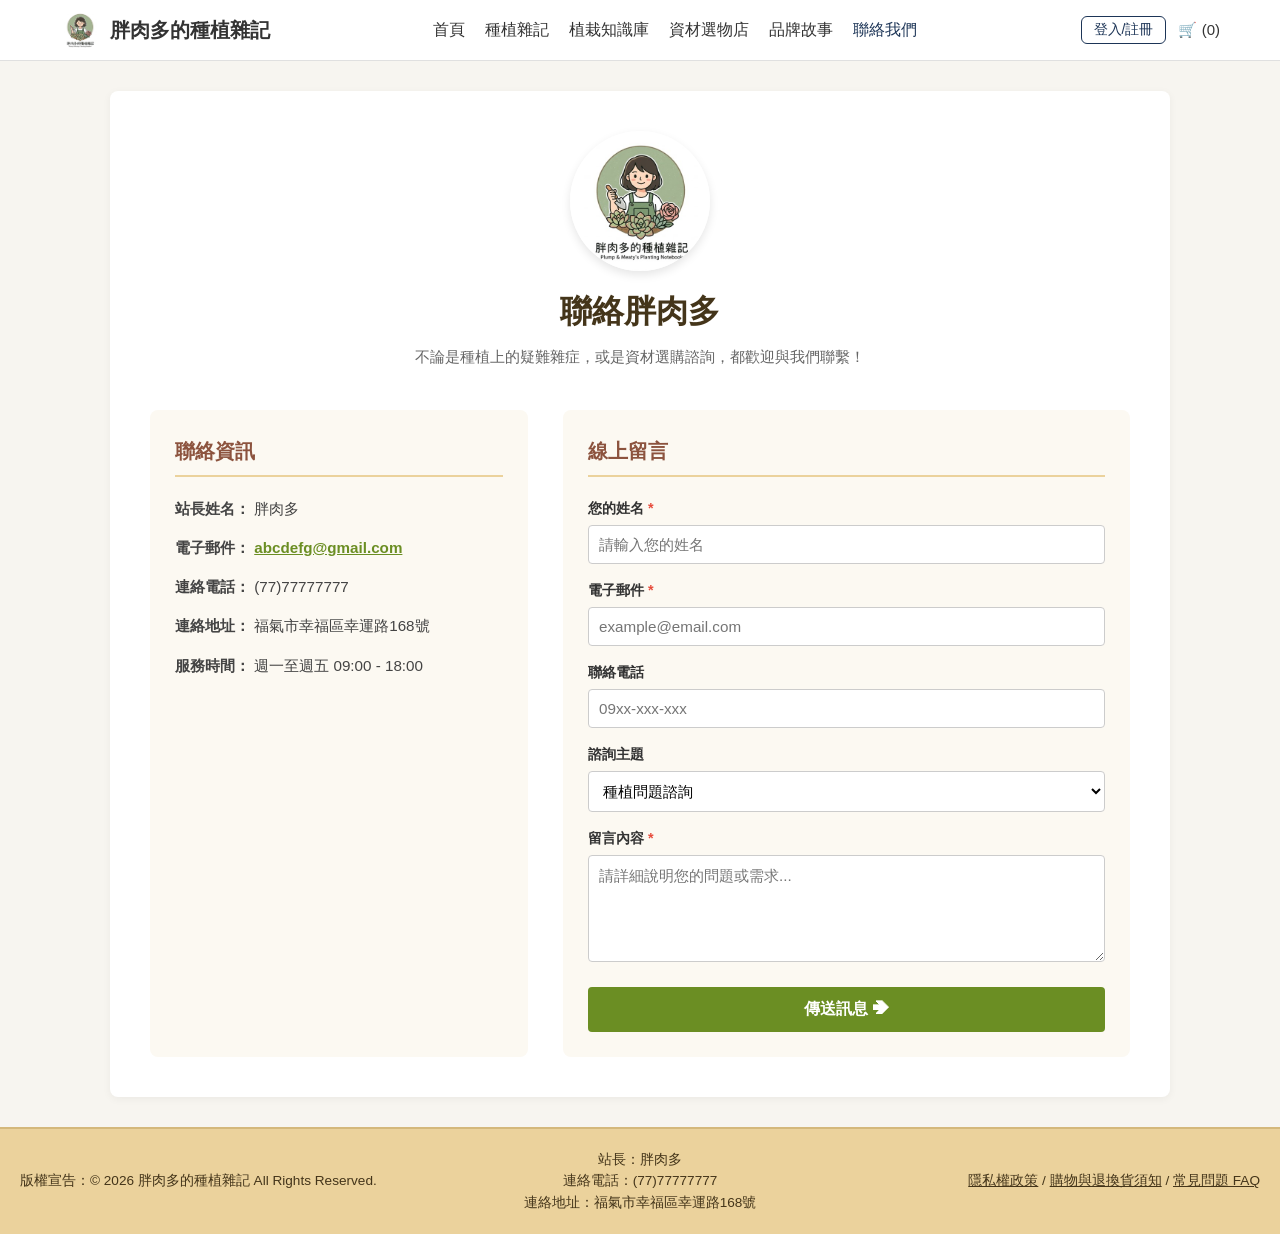
<file: ContactUs.html>
<!DOCTYPE html>
<html lang="zh-TW">
<head>
    <!--【聯絡我們】
        目的：顯示聯絡資料與展示型留言表單；目前不會實際寄信。
        HTML 管理內容與結構；CSS 管理外觀；JavaScript 管理互動與資料。
        教學提醒：id / class 常被 CSS 與 JS 引用，修改名稱前應先搜尋全站。
        若涉及商品、文章、購物車，則保留路徑與既有資料格式。
    -->

    <meta charset="UTF-8">
    <meta name="viewport" content="width=device-width, initial-scale=1.0">
    <title>聯絡我們｜胖肉多的種植雜記</title>
    <link rel="stylesheet" href="css/style.css">
    <script defer src="./js/login-notice.js"></script>
</head>
    <!--【說明】body 是可見頁面內容的起點；此處的 data-page 若存在，供 main.js 判斷頁面類型。 -->
<body>

    <!-- 頂部導覽列 (Navbar) -->
    <!--【說明】共用導覽列：使用 css/style.css；menuToggle、navMenu、loginModal 等元素由 JS 控制。 -->
    <header class="navbar">
        <div class="nav-container">
            <div class="logo">
                <img src="./images/logo.jpg" alt="胖肉多的種植雜記 Logo" onerror="this.style.display='none'">
                <span>胖肉多的種植雜記</span>
            </div>

            <nav class="nav-menu" id="navMenu">
                <a href="./index.html">首頁</a>
                <a href="./Journal.html">種植雜記</a>
                <a href="./Knowledge.html">植栽知識庫</a>
                <a href="./Shop.html">資材選物店</a>
                <a href="./BrandStory.html">品牌故事</a>
                <a href="./ContactUs.html" class="active">聯絡我們</a>
            </nav>

            <div class="nav-controls">
                <button type="button" class="auth-btn trigger-auth-btn">登入/註冊</button>
                <a href="./cart.html" class="cart-btn" id="navCartCount">🛒 (0)</a>
                
                <button type="button" class="menu-toggle" id="menuToggle" aria-label="切換選單">
                    <span></span>
                    <span></span>
                    <span></span>
                </button>
            </div>
        </div>
    </header>

    <!-- 聯絡我們主要內容區 -->
    <!--【說明】main 裡是本頁的主要內容；動態內容容器通常由 JS 依 id 尋找並填入資料。 -->
    <main class="contact-wrapper">
        <section class="contact-container">
            <div class="contact-header">
                <img src="images/logo.jpg" alt="胖肉多的種植雜記 Logo 大圖" class="contact-logo-large">
                <h1 class="contact-title">聯絡胖肉多</h1>
                <p class="contact-subtitle">不論是種植上的疑難雜症，或是資材選購諮詢，都歡迎與我們聯繫！</p>
            </div>

            <div class="contact-grid">
                <div class="contact-info-card">
                    <h2>聯絡資訊</h2>
                    <ul class="info-list">
                        <li><strong>站長姓名：</strong> 胖肉多</li>
                        <li><strong>電子郵件：</strong> <a href="mailto:abcdefg@gmail.com">abcdefg@gmail.com</a></li>
                        <li><strong>連絡電話：</strong> (77)77777777</li>
                        <li><strong>連絡地址：</strong> 福氣市幸福區幸運路168號</li>
                        <li><strong>服務時間：</strong> 週一至週五 09:00 - 18:00</li>
                    </ul>
                </div>

                <div class="contact-form-card">
                    <h2>線上留言</h2>
                    <form id="contactForm" action="https://formspree.io/f/cipher513.02@gmail.com" method="POST" class="contact-form">
                        <div class="form-group">
                            <label for="name">您的姓名 <span>*</span></label>
                            <input type="text" id="name" name="name" placeholder="請輸入您的姓名" required>
                        </div>

                        <div class="form-group">
                            <label for="email">電子郵件 <span>*</span></label>
                            <input type="email" id="email" name="email" placeholder="example@email.com" required>
                        </div>

                        <div class="form-group">
                            <label for="phone">聯絡電話</label>
                            <input type="tel" id="phone" name="phone" placeholder="09xx-xxx-xxx">
                        </div>

                        <div class="form-group">
                            <label for="subject">諮詢主題</label>
                            <select id="subject" name="subject">
                                <option value="種植問題諮詢">種植問題諮詢</option>
                                <option value="園藝資材詢問">園藝資材詢問</option>
                                <option value="商業合作提案">商業合作提案</option>
                                <option value="其他事項">其他事項</option>
                            </select>
                        </div>

                        <div class="form-group">
                            <label for="message">留言內容 <span>*</span></label>
                            <textarea id="message" name="message" rows="5" placeholder="請詳細說明您的問題或需求..." required></textarea>
                        </div>

                        <button type="submit" class="btn-submit">傳送訊息 ➔</button>
                    </form>
                </div>
            </div>
        </section>
    </main>

    <!-- 會員登入浮動視窗 (Modal) -->
    <!--【說明】登入展示視窗：送出表單只顯示提示，沒有實際帳號驗證或伺服器登入。 -->
    <div class="modal-overlay" id="loginModal">
        <div class="login-modal">
            <button type="button" class="close-btn" id="closeModalBtn">&times;</button>
            <h2>會員登入</h2>
            <form class="login-form" id="loginForm">
                <div class="form-group">
                    <label for="username">會員帳號</label>
                    <input type="text" id="username" placeholder="限使用英文、數字，至少6個字元" required>
                </div>
                <div class="form-group">
                    <label for="password">密碼</label>
                    <input type="password" id="password" placeholder="限使用英文、數字，至少6個字元" required>
                </div>
                <button type="submit" class="submit-btn">登入</button>
            </form>
        </div>
    </div>

    <!-- 頁尾 Footer -->
    <!--【說明】全站頁尾：以下三個尚未完成的說明頁，統一前往 maintenance.html。 -->
    <footer class="site-footer">
        <div class="footer-container">
            <div class="footer-col footer-left">
                <p>版權宣告：© 2026 胖肉多的種植雜記 All Rights Reserved.</p>
            </div>
            <div class="footer-col footer-center">
                <p>站長：胖肉多</p>
                <p>連絡電話：(77)77777777</p>
                <p>連絡地址：福氣市幸福區幸運路168號</p>
            </div>
            <div class="footer-col footer-right">
                <a href="./maintenance.html">隱私權政策</a> / 
                <a href="./maintenance.html">購物與退換貨須知</a> / 
                <a href="./maintenance.html">常見問題 FAQ</a>
            </div>
        </div>
    </footer>

    <!-- JS 邏輯 -->
    <script>
        //【說明】此段是頁面專用 JavaScript。DOMContentLoaded 可確保 HTML 元素已建立，再開始綁定事件。
        //【說明】如需調整外觀由 CSS 進行修改；如需調整按鈕行為才改事件處理函式。
        document.addEventListener("DOMContentLoaded", function() {
            updateCartCount();
            initNavAndModal();
            initContactForm();
        });

        //【說明】讀取 shoppingCart，計算導覽列顯示的購物車商品總數。

        function updateCartCount() {
            try {
                let cart = JSON.parse(localStorage.getItem('shoppingCart')) || [];
                let totalCount = cart.reduce((sum, item) => sum + (Number(item.quantity) || 0), 0);
                const cartNavBtn = document.getElementById('navCartCount');
                if (cartNavBtn) {
                    cartNavBtn.innerText = `🛒 (${totalCount})`;
                }
            } catch (e) {
                console.error("購物車數量解析失敗:", e);
            }
        }

        //【說明】註冊漢堡選單及展示型登入視窗的點擊、關閉與送出事件。

        function initNavAndModal() {
            const menuToggle = document.getElementById("menuToggle");
            const navMenu = document.getElementById("navMenu");

            if (menuToggle && navMenu) {
                menuToggle.addEventListener("click", function (e) {
                    e.stopPropagation();
                    navMenu.classList.toggle("active");
                });

                document.addEventListener("click", function (e) {
                    if (!navMenu.contains(e.target) && !menuToggle.contains(e.target)) {
                        navMenu.classList.remove("active");
                    }
                });
            }

            const triggerAuthBtns = document.querySelectorAll(".trigger-auth-btn");
            const loginModal = document.getElementById("loginModal");
            const closeModalBtn = document.getElementById("closeModalBtn");
            const loginForm = document.getElementById("loginForm");

            triggerAuthBtns.forEach(btn => {
                btn.addEventListener("click", function (e) {
                    e.preventDefault();
                    if (navMenu) navMenu.classList.remove("active");
                    loginModal.classList.add("active");
                });
            });

            if (closeModalBtn) {
                closeModalBtn.addEventListener("click", function () {
                    loginModal.classList.remove("active");
                });
            }

            if (loginModal) {
                loginModal.addEventListener("click", function (e) {
                    if (e.target === loginModal) {
                        loginModal.classList.remove("active");
                    }
                });
            }

            if (loginForm) {
                loginForm.addEventListener("submit", function (e) {
                    e.preventDefault();
                    loginForm.reset();
                    loginModal.classList.remove("active");
                    showLoginNotice("此視窗僅供展示使用，\n尚未連接實際登入功能。");
                });
            }
        }

        /* ===== 聯絡表單「示範跳窗」控制機制 ===== */
        //【說明】攔截示範留言表單送出，顯示提示並重設欄位；目前未實際寄信。
        function initContactForm() {
            const contactForm = document.getElementById("contactForm");
            if (contactForm) {
                contactForm.addEventListener("submit", function(e) {
                    // 攔截預設提交行為，阻止頁面跳轉
                    e.preventDefault();
                    
                    //【說明】先重設表單，再呼叫網站的共用提示視窗；不會實際寄信。
                    contactForm.reset();
                    showSiteNotice("此表單僅供展示使用，\n無實際寄信功能。");
                });
            }
        }
    </script>
</body>
</html>
</file>
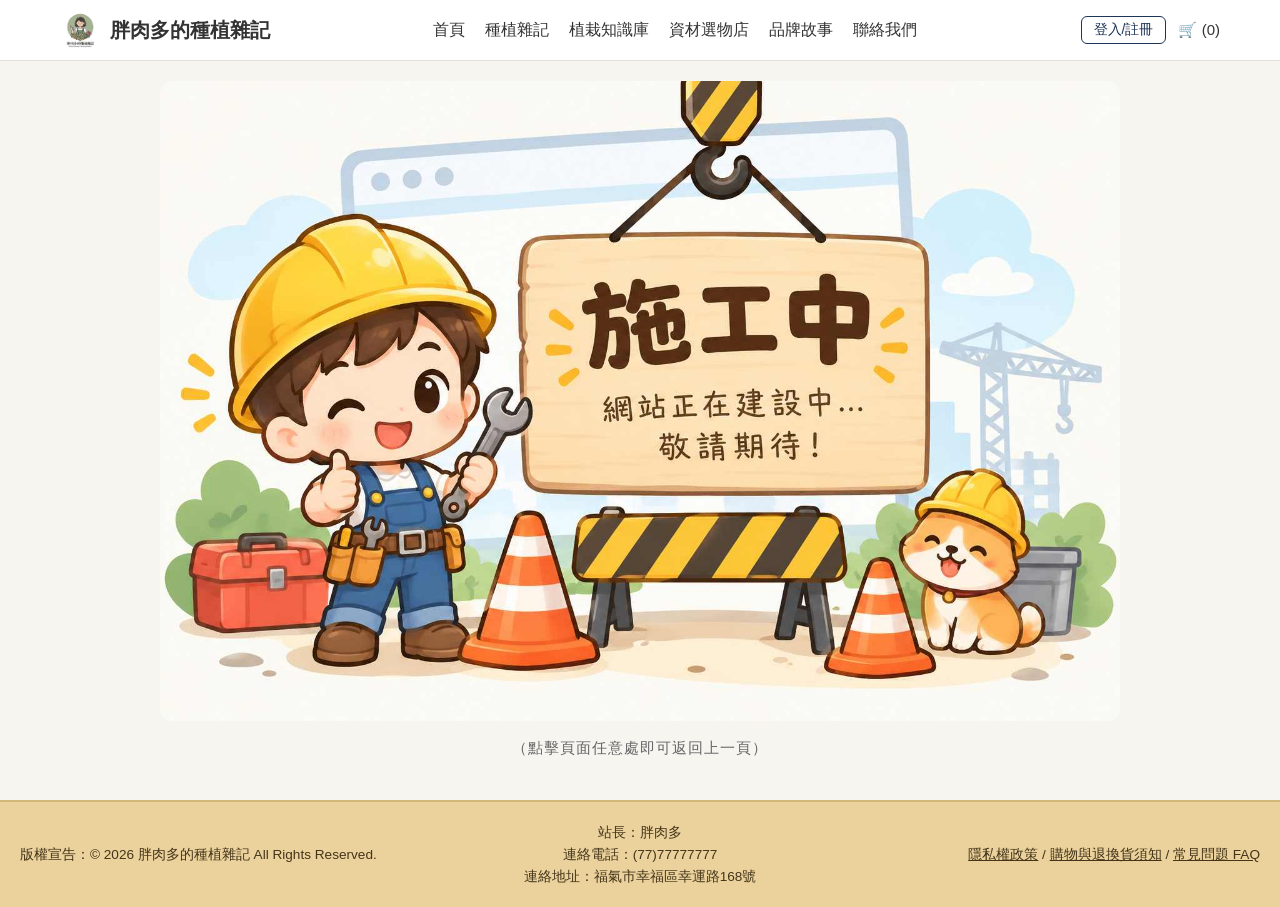
<file: maintenance.html>
<!DOCTYPE html>
<html lang="zh-TW">
<head>
    <!--【施工中提示頁】
        目的：提供施工圖片和點擊內容區域返回上一頁的功能。
        HTML 管理內容與結構；CSS 管理外觀；JavaScript 管理互動與資料。
        提醒：id / class 常被 CSS 與 JS 引用，修改名稱前應先搜尋全站。
        若涉及商品、文章、購物車，則保留路徑與既有資料格式。
    -->

    <meta charset="UTF-8">
    <meta name="viewport" content="width=device-width, initial-scale=1.0">
    <title>網站施工中｜胖肉多的種植雜記</title>
    <link rel="stylesheet" href="css/style.css">

    <style>
        /*【說明】以下是此頁專屬 CSS；共用導覽列、登入視窗與頁尾放在 css/style.css。
          選擇器 .class 會套用至指定 class 的元素；@media 負責依螢幕寬度調整排版。 */
        /* 本頁專屬樣式；導覽列與登入視窗使用 css/style.css */
        /* ===== 施工中專用頁面樣式 ===== */
        .construction-wrapper {
            max-width: 1000px;
            margin: 20px auto 40px auto;
            padding: 0 20px;
            text-align: center;
            cursor: pointer;
            user-select: none;
        }

        .construction-img-box {
            width: 100%;
            display: flex;
            justify-content: center;
            align-items: center;
        }

        .construction-img-box img {
            border-radius: 12px;
            margin: 0 auto;
        }

        .click-hint {
            margin-top: 15px;
            font-size: 15px;
            color: #666;
            letter-spacing: 1px;
        }
    </style>
    <script defer src="./js/login-notice.js"></script>
</head>
    <!--【說明】body 是可見頁面內容的起點；此處的 data-page 若存在，供 main.js 判斷頁面類型。 -->
<body>

    <!-- 頂部導覽列 (Navbar) -->
    <!--【說明】共用導覽列：使用 css/style.css；menuToggle、navMenu、loginModal 等元素由 JS 控制。 -->
    <header class="navbar">
        <div class="nav-container">
            <div class="logo">
                <img src="./images/logo.jpg" alt="胖肉多的種植雜記 Logo" onerror="this.style.display='none'">
                <span>胖肉多的種植雜記</span>
            </div>

            <nav class="nav-menu" id="navMenu">
                <a href="./index.html">首頁</a>
                <a href="./Journal.html">種植雜記</a>
                <a href="./Knowledge.html">植栽知識庫</a>
                <a href="./Shop.html">資材選物店</a>
                <a href="./BrandStory.html">品牌故事</a>
                <a href="./ContactUs.html">聯絡我們</a>
            </nav>

            <div class="nav-controls">
                <button type="button" class="auth-btn trigger-auth-btn">登入/註冊</button>
                <a href="./cart.html" class="cart-btn" id="navCartCount">🛒 (0)</a>
                
                <button type="button" class="menu-toggle" id="menuToggle" aria-label="切換選單">
                    <span></span>
                    <span></span>
                    <span></span>
                </button>
            </div>
        </div>
    </header>

    <!-- 施工中主要內容區 -->
    <!--【說明】main 裡是本頁的主要內容；動態內容容器通常由 JS 依 id 尋找並填入資料。 -->
    <main class="construction-wrapper" id="constructionArea">
        <div class="construction-img-box">
            <!-- 直接指定英文檔名下簡潔乾淨的路徑 -->
            <img src="./images/under-construction.jpg" alt="網站正在建設中... 敬請期待！">
        </div>
        <div class="click-hint">（點擊頁面任意處即可返回上一頁）</div>
    </main>

    <!-- 會員登入浮動視窗 (Modal) -->
    <!--【說明】登入展示視窗：送出表單只顯示提示，沒有實際帳號驗證或伺服器登入。 -->
    <div class="modal-overlay" id="loginModal">
        <div class="login-modal">
            <button type="button" class="close-btn" id="closeModalBtn">&times;</button>
            <h2>會員登入</h2>
            <form class="login-form" id="loginForm">
                <div class="form-group">
                    <label for="username">會員帳號</label>
                    <input type="text" id="username" placeholder="限使用英文、數字，至少6個字元" required>
                </div>
                <div class="form-group">
                    <label for="password">密碼</label>
                    <input type="password" id="password" placeholder="限使用英文、數字，至少6個字元" required>
                </div>
                <button type="submit" class="submit-btn">登入</button>
            </form>
        </div>
    </div>

    <!-- 頁尾 Footer -->
    <!--【說明】全站頁尾：以下三個尚未完成的說明頁，統一前往 maintenance.html。 -->
    <footer class="site-footer">
        <div class="footer-container">
            <div class="footer-col footer-left">
                <p>版權宣告：© 2026 胖肉多的種植雜記 All Rights Reserved.</p>
            </div>
            <div class="footer-col footer-center">
                <p>站長：胖肉多</p>
                <p>連絡電話：(77)77777777</p>
                <p>連絡地址：福氣市幸福區幸運路168號</p>
            </div>
            <div class="footer-col footer-right">
                <a href="./maintenance.html">隱私權政策</a> / 
                <a href="./maintenance.html">購物與退換貨須知</a> / 
                <a href="./maintenance.html">常見問題 FAQ</a>
            </div>
        </div>
    </footer>

    <!-- JS 邏輯 -->
    <script>
        //【說明】此段是頁面專用 JavaScript。DOMContentLoaded 可確保 HTML 元素已建立，再開始綁定事件。
        //【說明】如需調整外觀由 CSS 進行；如需調整按鈕行為才改事件處理函式。
        document.addEventListener("DOMContentLoaded", function() {
            updateCartCount();
            initNavAndModal();
            initBackAction();
        });

        //【說明】讀取 shoppingCart，計算導覽列顯示的購物車商品總數。

        function updateCartCount() {
            try {
                let cart = JSON.parse(localStorage.getItem('shoppingCart')) || [];
                let totalCount = cart.reduce((sum, item) => sum + (Number(item.quantity) || 0), 0);
                const cartNavBtn = document.getElementById('navCartCount');
                if (cartNavBtn) {
                    cartNavBtn.innerText = `🛒 (${totalCount})`;
                }
            } catch (e) {
                console.error("購物車數量解析失敗:", e);
            }
        }

        //【說明】註冊漢堡選單及展示型登入視窗的點擊、關閉與送出事件。

        function initNavAndModal() {
            const menuToggle = document.getElementById("menuToggle");
            const navMenu = document.getElementById("navMenu");

            if (menuToggle && navMenu) {
                menuToggle.addEventListener("click", function (e) {
                    e.stopPropagation();
                    navMenu.classList.toggle("active");
                });

                document.addEventListener("click", function (e) {
                    if (!navMenu.contains(e.target) && !menuToggle.contains(e.target)) {
                        navMenu.classList.remove("active");
                    }
                });
            }

            const triggerAuthBtns = document.querySelectorAll(".trigger-auth-btn");
            const loginModal = document.getElementById("loginModal");
            const closeModalBtn = document.getElementById("closeModalBtn");
            const loginForm = document.getElementById("loginForm");

            triggerAuthBtns.forEach(btn => {
                btn.addEventListener("click", function (e) {
                    e.preventDefault();
                    if (navMenu) navMenu.classList.remove("active");
                    loginModal.classList.add("active");
                });
            });

            if (closeModalBtn) {
                closeModalBtn.addEventListener("click", function () {
                    loginModal.classList.remove("active");
                });
            }

            if (loginModal) {
                loginModal.addEventListener("click", function (e) {
                    if (e.target === loginModal) {
                        loginModal.classList.remove("active");
                    }
                });
            }

            if (loginForm) {
                loginForm.addEventListener("submit", function (e) {
                    e.preventDefault();
                    loginForm.reset();
                    loginModal.classList.remove("active");
                    showLoginNotice("此視窗僅供展示使用，\n尚未連接實際登入功能。");
                });
            }
        }

        /* 點擊頁面區域返回上一頁 */
        //【說明】點擊施工中主要內容區時返回上一頁，沒有歷史紀錄則回首頁。
        function initBackAction() {
            const constructionArea = document.getElementById("constructionArea");
            if (constructionArea) {
                constructionArea.addEventListener("click", function() {
                    if (window.history.length > 1) {
                        window.history.back();
                    } else {
                        window.location.href = "index.html";
                    }
                });
            }
        }
    </script>
</body>
</html>
</file>
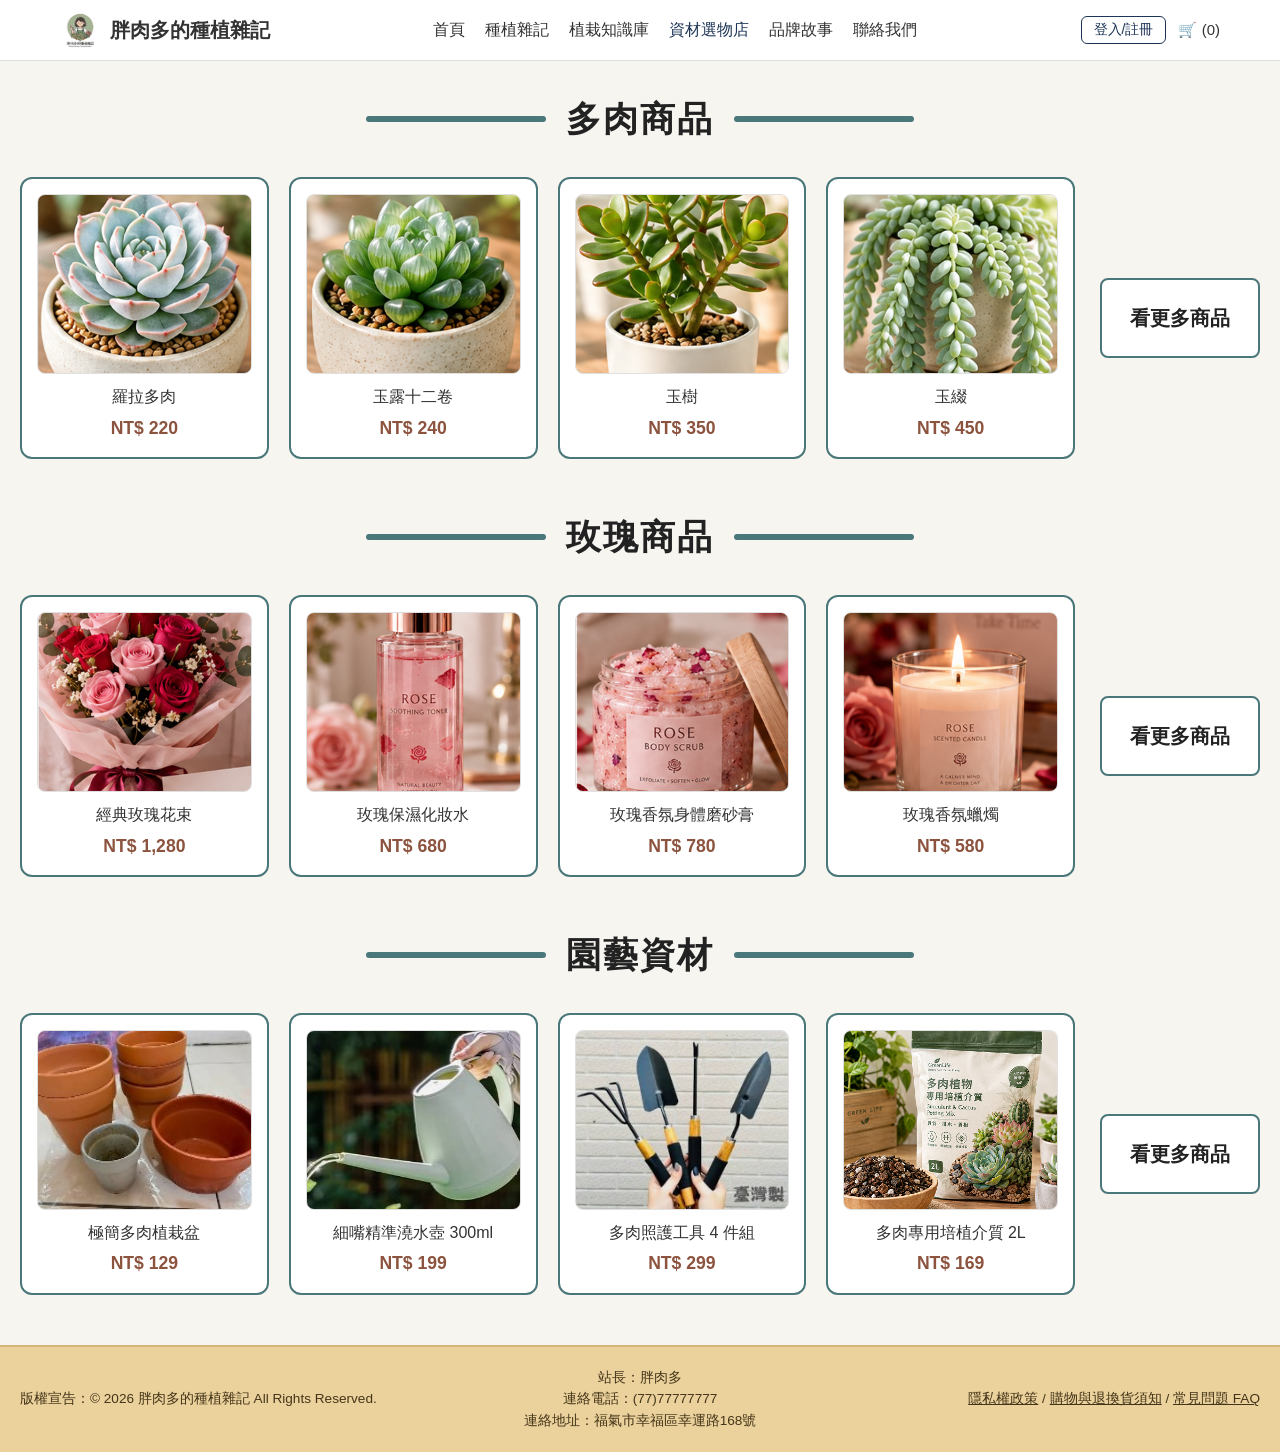
<file: Shop.html>
<!DOCTYPE html>
<html lang="zh-TW">
<head>
    <!--【資材選物店首頁】
        目的：以靜態商品卡展示分類；各分類透過更多商品連到列表。
        HTML 管理內容與結構；CSS 管理外觀；JavaScript 管理互動與資料。
        提醒：id / class 常被 CSS 與 JS 引用，修改名稱前應先搜尋全站。
        若涉及商品、文章、購物車，則保留路徑與既有資料格式。
    -->

    <meta charset="UTF-8">
    <meta name="viewport" content="width=device-width, initial-scale=1.0">
    <title>資材選物店｜胖肉多的種植雜記</title>
    <link rel="stylesheet" href="css/style.css">
    <style>
        /*【說明】以下是此頁專屬 CSS；共用導覽列、登入視窗與頁尾放在 css/style.css。
          選擇器 .class 會套用至指定 class 的元素；@media 負責依螢幕寬度調整排版。 */
        /* 導覽列與登入視窗樣式已由 css/style.css 提供，避免重複定義。 */

        /* ===== 資材選物店 (Shop Page) 專用樣式 ===== */
        .shop-container {
            max-width: 1280px;
            margin: 30px auto;
            padding: 0 20px;
        }

        .category-block {
            margin-bottom: 50px;
        }

        .category-title-wrap {
            display: flex;
            align-items: center;
            justify-content: center;
            gap: 20px;
            margin-bottom: 30px;
        }

        .category-title-wrap .line {
            height: 6px;
            width: 180px;
            background-color: #4a777a;
            border-radius: 3px;
        }

        .category-title-wrap h2 {
            font-size: 2.2rem;
            color: #222;
            font-weight: bold;
            letter-spacing: 2px;
        }

        .shop-grid-wrapper {
            display: flex;
            align-items: center;
            gap: 25px;
        }

        .products-grid {
            flex: 1;
            display: grid;
            grid-template-columns: repeat(4, 1fr);
            gap: 20px;
        }

        .product-item {
            border: 2px solid #4a777a;
            border-radius: 12px;
            padding: 15px;
            background-color: #ffffff;
            text-align: center;
            display: flex;
            flex-direction: column;
            align-items: center;
            transition: transform 0.2s ease, box-shadow 0.2s ease;
        }

        .product-item:hover {
            transform: translateY(-4px);
            box-shadow: 0 6px 15px rgba(0,0,0,0.1);
        }

        .product-item img {
            width: 100%;
            height: 180px;
            object-fit: cover;
            border-radius: 8px;
            border: 1px solid #e0e0e0;
            margin-bottom: 12px;
        }

        .product-item .product-info {
            display: flex;
            flex-direction: column;
            gap: 5px;
            width: 100%;
        }

        .product-item .product-name {
            font-size: 1rem;
            color: #333;
            font-weight: 500;
            line-height: 1.4;
        }

        .product-item .product-price {
            font-size: 1.1rem;
            color: #8c533e;
            font-weight: bold;
        }

        .more-btn-box {
            flex-shrink: 0;
            width: 160px;
            height: 80px;
            display: flex;
            align-items: center;
            justify-content: center;
            border: 2px solid #4a777a;
            border-radius: 8px;
            background-color: #ffffff;
            color: #222;
            font-size: 1.25rem;
            font-weight: bold;
            text-decoration: none;
            transition: all 0.2s ease;
        }

        .more-btn-box:hover {
            background-color: #4a777a;
            color: #ffffff;
        }

        @media (max-width: 1024px) {
            .products-grid {
                grid-template-columns: repeat(2, 1fr);
            }
            .shop-grid-wrapper {
                flex-direction: column;
            }
            .more-btn-box {
                width: 100%;
                height: 50px;
            }
        }

        @media (max-width: 600px) {
            .products-grid {
                grid-template-columns: 1fr;
            }
            .category-title-wrap .line {
                width: 60px;
            }
        }
    </style>
    <script defer src="./js/login-notice.js"></script>
</head>
    <!--【說明】body 是可見頁面內容的起點；此處的 data-page 若存在，供 main.js 判斷頁面類型。 -->
<body>

    <!-- 頂部導覽列 (Navbar) -->
    <!--【說明】共用導覽列：使用 css/style.css；menuToggle、navMenu、loginModal 等元素由 JS 控制。 -->
    <header class="navbar">
        <div class="nav-container">
            <div class="logo">
                <img src="./images/logo.jpg" alt="胖肉多的種植雜記 Logo" onerror="this.style.display='none'">
                <span>胖肉多的種植雜記</span>
            </div>

            <nav class="nav-menu" id="navMenu">
                <a href="./index.html">首頁</a>
                <a href="./Journal.html">種植雜記</a>
                <a href="./Knowledge.html">植栽知識庫</a>
                <a href="./Shop.html" class="active">資材選物店</a>
                <a href="./BrandStory.html">品牌故事</a>
                <a href="./ContactUs.html">聯絡我們</a>
            </nav>

            <div class="nav-controls">
                <button type="button" class="auth-btn trigger-auth-btn">登入/註冊</button>
                <a href="./cart.html" class="cart-btn" id="navCartCount">🛒 (0)</a>
                
                <button type="button" class="menu-toggle" id="menuToggle" aria-label="切換選單">
                    <span></span>
                    <span></span>
                    <span></span>
                </button>
            </div>
        </div>
    </header>

    <!-- 主要內容區域 -->
    <!--【說明】main 裡是本頁的主要內容；動態內容容器通常由 JS 依 id 尋找並填入資料。 -->
    <main class="shop-container">

        <!-- 1. 多肉商品專區 -->
        <section class="category-block">
            <div class="category-title-wrap">
                <span class="line"></span>
                <h2>多肉商品</h2>
                <span class="line"></span>
            </div>
            <div class="shop-grid-wrapper">
                <div class="products-grid">
                    <div class="product-item">
                        <img src="./images/圖-多肉商品-單品-01.png" alt="羅拉多肉">
                        <div class="product-info">
                            <span class="product-name">羅拉多肉</span>
                            <span class="product-price">NT$ 220</span>
                        </div>
                    </div>
                    <div class="product-item">
                        <img src="./images/圖-多肉商品-單品-02.png" alt="玉露十二卷">
                        <div class="product-info">
                            <span class="product-name">玉露十二卷</span>
                            <span class="product-price">NT$ 240</span>
                        </div>
                    </div>
                    <div class="product-item">
                        <img src="./images/圖-多肉商品-單品-03.png" alt="玉樹">
                        <div class="product-info">
                            <span class="product-name">玉樹</span>
                            <span class="product-price">NT$ 350</span>
                        </div>
                    </div>
                    <div class="product-item">
                        <img src="./images/圖-多肉商品-單品-04.png" alt="玉綴">
                        <div class="product-info">
                            <span class="product-name">玉綴</span>
                            <span class="product-price">NT$ 450</span>
                        </div>
                    </div>
                </div>
                <a href="products.html" class="more-btn-box">看更多商品</a>
            </div>
        </section>

        <!-- 2. 玫瑰商品專區 -->
        <section class="category-block">
            <div class="category-title-wrap">
                <span class="line"></span>
                <h2>玫瑰商品</h2>
                <span class="line"></span>
            </div>
            <div class="shop-grid-wrapper">
                <div class="products-grid">
                    <div class="product-item">
                        <img src="./images/圖-玫瑰商品-單品-01.png" alt="經典玫瑰花束">
                        <div class="product-info">
                            <span class="product-name">經典玫瑰花束</span>
                            <span class="product-price">NT$ 1,280</span>
                        </div>
                    </div>
                    <div class="product-item">
                        <img src="./images/圖-玫瑰商品-單品-02.png" alt="玫瑰保濕化妝水">
                        <div class="product-info">
                            <span class="product-name">玫瑰保濕化妝水</span>
                            <span class="product-price">NT$ 680</span>
                        </div>
                    </div>
                    <div class="product-item">
                        <img src="./images/圖-玫瑰商品-單品-03.png" alt="玫瑰香氛身體磨砂膏">
                        <div class="product-info">
                            <span class="product-name">玫瑰香氛身體磨砂膏</span>
                            <span class="product-price">NT$ 780</span>
                        </div>
                    </div>
                    <div class="product-item">
                        <img src="./images/圖-玫瑰商品-單品-04.png" alt="玫瑰香氛蠟燭">
                        <div class="product-info">
                            <span class="product-name">玫瑰香氛蠟燭</span>
                            <span class="product-price">NT$ 580</span>
                        </div>
                    </div>
                </div>
                <a href="products.html" class="more-btn-box">看更多商品</a>
            </div>
        </section>

        <!-- 3. 園藝資材專區 -->
        <section class="category-block">
            <div class="category-title-wrap">
                <span class="line"></span>
                <h2>園藝資材</h2>
                <span class="line"></span>
            </div>
            <div class="shop-grid-wrapper">
                <div class="products-grid">
                    <div class="product-item">
                        <img src="./images/圖-園藝資材-單品-01.jpg" alt="極簡多肉植栽盆" onerror="this.src='https://via.placeholder.com/200?text=極簡多肉植栽盆'">
                        <div class="product-info">
                            <span class="product-name">極簡多肉植栽盆</span>
                            <span class="product-price">NT$ 129</span>
                        </div>
                    </div>
                    <div class="product-item">
                        <img src="./images/圖-園藝資材-單品-02.jpg" alt="細嘴精準澆水壺 300ml" onerror="this.src='https://via.placeholder.com/200?text=細嘴精準澆水壺'">
                        <div class="product-info">
                            <span class="product-name">細嘴精準澆水壺 300ml</span>
                            <span class="product-price">NT$ 199</span>
                        </div>
                    </div>
                    <div class="product-item">
                        <img src="./images/圖-園藝資材-單品-03.jpg" alt="多肉照護工具 4 件組" onerror="this.src='https://via.placeholder.com/200?text=多肉照護工具4件組'">
                        <div class="product-info">
                            <span class="product-name">多肉照護工具 4 件組</span>
                            <span class="product-price">NT$ 299</span>
                        </div>
                    </div>
                    <div class="product-item">
                        <img src="./images/圖-園藝資材-單品-04.png" alt="多肉專用培植介質 2L">
                        <div class="product-info">
                            <span class="product-name">多肉專用培植介質 2L</span>
                            <span class="product-price">NT$ 169</span>
                        </div>
                    </div>
                </div>
                <a href="products.html" class="more-btn-box">看更多商品</a>
            </div>
        </section>

    </main>

    <!-- 會員登入浮動視窗 (Modal) -->
    <!--【說明】登入展示視窗：送出表單只顯示提示，沒有實際帳號驗證或伺服器登入。 -->
    <div class="modal-overlay" id="loginModal">
        <div class="login-modal">
            <button type="button" class="close-btn" id="closeModalBtn">&times;</button>
            <h2>會員登入</h2>
            <form class="login-form" id="loginForm">
                <div class="form-group">
                    <label for="username">會員帳號</label>
                    <input type="text" id="username" placeholder="限使用英文、數字，至少6個字元" required>
                </div>
                <div class="form-group">
                    <label for="password">密碼</label>
                    <input type="password" id="password" placeholder="限使用英文、數字，至少6個字元" required>
                </div>
                <button type="submit" class="submit-btn">登入</button>
            </form>
        </div>
    </div>

    <!-- 頁尾 Footer -->
    <!--【說明】全站頁尾：以下三個尚未完成的說明頁，統一前往 maintenance.html。 -->
    <footer class="site-footer">
        <div class="footer-container">
            <div class="footer-col footer-left">
                <p>版權宣告：© 2026 胖肉多的種植雜記 All Rights Reserved.</p>
            </div>
            <div class="footer-col footer-center">
                <p>站長：胖肉多</p>
                <p>連絡電話：(77)77777777</p>
                <p>連絡地址：福氣市幸福區幸運路168號</p>
            </div>
            <div class="footer-col footer-right">
                <a href="./maintenance.html">隱私權政策</a> / 
                <a href="./maintenance.html">購物與退換貨須知</a> / 
                <a href="./maintenance.html">常見問題 FAQ</a>
            </div>
        </div>
    </footer>

    <!-- JS 邏輯 -->
    <script>
        //【說明】此段是頁面專用 JavaScript。DOMContentLoaded 可確保 HTML 元素已建立，再開始綁定事件。
        //【說明】如需調整外觀由 CSS 進行更改；如需調整按鈕行為才改事件處理函式。
        document.addEventListener("DOMContentLoaded", function() {
            updateCartCount();
            initNavAndModal();
        });

        //【說明】讀取 shoppingCart，計算導覽列顯示的購物車商品總數。

        function updateCartCount() {
            try {
                let cart = JSON.parse(localStorage.getItem('shoppingCart')) || [];
                let totalCount = cart.reduce((sum, item) => sum + (Number(item.quantity) || 0), 0);
                const cartNavBtn = document.getElementById('navCartCount');
                if (cartNavBtn) {
                    cartNavBtn.innerText = `🛒 (${totalCount})`;
                }
            } catch (e) {
                console.error("購物車數量解析失敗:", e);
            }
        }

        //【說明】註冊漢堡選單及展示型登入視窗的點擊、關閉與送出事件。

        function initNavAndModal() {
            const menuToggle = document.getElementById("menuToggle");
            const navMenu = document.getElementById("navMenu");

            if (menuToggle && navMenu) {
                menuToggle.addEventListener("click", function (e) {
                    e.stopPropagation();
                    navMenu.classList.toggle("active");
                });

                document.addEventListener("click", function (e) {
                    if (!navMenu.contains(e.target) && !menuToggle.contains(e.target)) {
                        navMenu.classList.remove("active");
                    }
                });
            }

            const triggerAuthBtns = document.querySelectorAll(".trigger-auth-btn");
            const loginModal = document.getElementById("loginModal");
            const closeModalBtn = document.getElementById("closeModalBtn");
            const loginForm = document.getElementById("loginForm");

            triggerAuthBtns.forEach(btn => {
                btn.addEventListener("click", function (e) {
                    e.preventDefault();
                    if (navMenu) navMenu.classList.remove("active");
                    loginModal.classList.add("active");
                });
            });

            if (closeModalBtn) {
                closeModalBtn.addEventListener("click", function () {
                    loginModal.classList.remove("active");
                });
            }

            if (loginModal) {
                loginModal.addEventListener("click", function (e) {
                    if (e.target === loginModal) {
                        loginModal.classList.remove("active");
                    }
                });
            }

            if (loginForm) {
                loginForm.addEventListener("submit", function (e) {
                    e.preventDefault();
                    loginForm.reset();
                    loginModal.classList.remove("active");
                    showLoginNotice("此視窗僅供展示使用，\n尚未連接實際登入功能。");
                });
            }
        }
    </script>
</body>
</html>
</file>
<file: css/style.css>
/* ================================================================
   胖肉多網站共用 CSS
   1. CSS 的「選擇器」指出要套用樣式的 HTML 元素；大括號內為屬性和值。
   2. 共用選擇器（如 .navbar）會影響所有引用本檔的頁面，修改前請全站測試。
   3. @media 內的規則只在指定螢幕條件成立時生效，用於 RWD 響應式排版。
   4. 後面出現同等優先權的規則可能覆蓋前面規則；調整順序需格外小心。
   5. 最末段 site-login-notice-* 為登入與加入購物車共用提示框，底色為白色。
   6. 這一版僅增加註解，不修改任何 CSS 宣告或選擇器。
   ================================================================ */

/* ==========================================================================
   1. 全域基本設定 (Global Styles)
   ========================================================================== */
* {
    box-sizing: border-box;
    margin: 0;
    padding: 0;
}

body {
    font-family: "PingFang TC", "Microsoft JhengHei", sans-serif;
    background-color: #f7f5f0;
    color: #333;
    line-height: 1.6;
}

a {
    text-decoration: none;
    color: inherit;
}

img {
    max-width: 100%;
    height: auto;
    display: block;
}

/* ==========================================================================
   2. 版面兩欄結構 (Main Layout)
   ========================================================================== */
.main-wrapper {
    max-width: 1280px;
    margin: 20px auto;
    padding: 0 15px;
    display: flex;
    gap: 25px;
}

.content-area { 
    flex: 1.2; 
}

.sidebar {
    flex: 1;
    display: flex;
    flex-direction: column;
    gap: 20px;
}

/* ==========================================================================
   3. 首頁區塊樣式 (Index Page Sections)
   ========================================================================== */

/*【說明】Hero Banner 是首頁第一眼看到的主圖；object-fit 控制圖片裁切方式。 */
/* 第一屏：Hero Banner 主視覺 */
.hero-banner {
    position: relative;
    border-radius: 8px;
    overflow: hidden;
    margin-bottom: 25px;
}

.banner-img {
    width: 100%;
    height: 380px;
    object-fit: cover;
}

.banner-overlay {
    position: absolute;
    top: 50%;
    left: 50%;
    transform: translate(-50%, -50%);
    background: rgba(45, 62, 50, 0.45);
    backdrop-filter: blur(2px);
    padding: 25px 35px;
    border-radius: 8px;
    text-align: center;
    color: #ffffff;
    width: 80%;
}

.banner-title { font-size: 1.6rem; margin-bottom: 8px; }
.banner-subtitle { font-size: 1rem; margin-bottom: 15px; }

.banner-buttons {
    display: flex;
    justify-content: center;
    gap: 15px;
}

.btn {
    padding: 8px 18px;
    border-radius: 4px;
    font-size: 0.9rem;
}

.btn-primary { background-color: #6b8e23; color: #fff; }
.btn-secondary { background-color: #8b5a2b; color: #fff; }

/*【說明】介紹區使用網格、圖片及文字布局；gap 決定項目間距。 */
/* 第二屏：關於站長與品牌初衷 */
.about-section {
    background: #ffffff;
    padding: 25px;
    border-radius: 8px;
    margin-bottom: 25px;
}

.about-section h2 {
    font-size: 1.3rem;
    margin-bottom: 15px;
    text-align: center;
}

.about-content {
    display: flex;
    align-items: center;
    gap: 20px;
}

.about-img { flex-shrink: 0; }
.about-img img {
    width: 130px;
    height: 130px;
    border-radius: 50%;
    object-fit: cover;
}

.about-text .quote {
    font-weight: bold;
    margin-bottom: 6px;
    color: #444;
}

/* 通用標題與卡片外框設定 */
.shop-preview, .articles-preview, .carousel-section {
    background: #ffffff;
    padding: 20px;
    border-radius: 8px;
}

.section-title { font-size: 1.15rem; text-align: center; margin-bottom: 4px; }
.section-subtitle { font-size: 0.8rem; text-align: center; color: #666; margin-bottom: 15px; }

/* 第四屏：熱門資材選物 */
.product-grid {
    display: grid;
    grid-template-columns: repeat(4, 1fr);
    gap: 10px;
}

.product-card { text-align: center; position: relative; }
.product-card .tag {
    position: absolute;
    top: 4px;
    left: 4px;
    background: #e74c3c;
    color: #fff;
    font-size: 0.65rem;
    padding: 2px 4px;
    border-radius: 3px;
}

.product-card img {
    width: 100%;
    height: 80px;
    object-fit: cover;
    border-radius: 6px;
    margin-bottom: 6px;
}

.product-card h4 { font-size: 0.75rem; font-weight: normal; line-height: 1.3; }
.shop-more { text-align: center; margin-top: 15px; }
.btn-more { font-size: 0.85rem; color: #8c533e; font-weight: bold; }

/* 第五屏：最新種植雜記 */
.article-grid {
    display: grid;
    grid-template-columns: repeat(3, 1fr);
    gap: 12px;
    margin-top: 15px;
}

.article-card img {
    width: 100%;
    height: 75px;
    object-fit: cover;
    border-radius: 6px;
    margin-bottom: 6px;
}

.article-card h4 { font-size: 0.8rem; color: #333; line-height: 1.3; }
.article-more { text-align: center; margin-top: 15px; }

/*【說明】輪播外觀由 CSS 控制，切換圖片的時機由 js/main.js 控制。 */
/* 第六屏：照片輪播區塊 */
.carousel-section {
    margin-top: 20px;
}

/* ==========================================================================
   4. 品牌故事頁面專屬樣式 (BrandStory.html)
   ========================================================================== */
.story-wrapper {
    max-width: 900px;
    margin: 30px auto;
    padding: 0 20px;
}

.story-container {
    background: #ffffff;
    padding: 40px;
    border-radius: 8px;
    box-shadow: 0 2px 8px rgba(0,0,0,0.05);
}

.story-title {
    text-align: center;
    font-size: 2rem;
    color: #44351a;
    margin-bottom: 5px;
}

.story-subtitle {
    text-align: center;
    font-size: 1rem;
    color: #6b8e23;
    font-weight: bold;
    margin-bottom: 25px;
}

.story-banner-img {
    width: 100%;
    margin-bottom: 30px;
    border-radius: 8px;
    overflow: hidden;
}

.story-banner-img img {
    width: 100%;
    max-height: 400px;
    object-fit: cover;
}

.story-content {
    font-size: 1rem;
    line-height: 1.8;
    color: #444;
}

.story-content p {
    margin-bottom: 18px;
}

.story-quote {
    font-size: 1.15rem;
    font-weight: bold;
    color: #8c533e;
    border-left: 4px solid #8c533e;
    margin: 20px 0 25px 0;
    background-color: #fcf9f2;
    padding: 12px 18px;
    border-radius: 0 6px 6px 0;
}

.story-content h2 {
    font-size: 1.3rem;
    color: #333;
    margin: 30px 0 15px 0;
    border-bottom: 2px solid #ebd29c;
    padding-bottom: 5px;
}

.mission-list {
    margin-left: 20px;
    margin-bottom: 25px;
}

.mission-list li {
    margin-bottom: 10px;
}

.mission-list strong {
    color: #6b8e23;
}

.story-footer-text {
    font-weight: bold;
    color: #555;
    text-align: center;
    margin-top: 30px;
}

/* ==========================================================================
   5. 聯絡我們頁面專屬樣式 (ContactUs.html)
   ========================================================================== */
.contact-wrapper {
    max-width: 1100px;
    margin: 30px auto;
    padding: 0 20px;
}

.contact-container {
    background: #ffffff;
    padding: 40px;
    border-radius: 8px;
    box-shadow: 0 2px 8px rgba(0,0,0,0.05);
}

.contact-header {
    text-align: center;
    margin-bottom: 40px;
}

.contact-logo-large {
    width: 140px;
    height: 140px;
    border-radius: 50%;
    object-fit: cover;
    margin: 0 auto 15px auto;
    box-shadow: 0 4px 10px rgba(0,0,0,0.1);
}

.contact-title {
    font-size: 2rem;
    color: #44351a;
    margin-bottom: 8px;
}

.contact-subtitle {
    font-size: 0.95rem;
    color: #666;
}

.contact-grid {
    display: grid;
    grid-template-columns: 1fr 1.5fr;
    gap: 35px;
}

.contact-info-card, .contact-form-card {
    background: #fcf9f2;
    padding: 25px;
    border-radius: 8px;
}

.contact-info-card h2, .contact-form-card h2 {
    font-size: 1.25rem;
    color: #8c533e;
    margin-bottom: 20px;
    border-bottom: 2px solid #ebd29c;
    padding-bottom: 8px;
}

.info-list {
    list-style: none;
}

.info-list li {
    margin-bottom: 15px;
    font-size: 0.95rem;
    color: #444;
}

.info-list a {
    color: #6b8e23;
    font-weight: bold;
    text-decoration: underline;
}

.contact-form {
    display: flex;
    flex-direction: column;
    gap: 15px;
}

.form-group {
    display: flex;
    flex-direction: column;
    gap: 5px;
}

.form-group label {
    font-size: 0.9rem;
    font-weight: bold;
    color: #333;
}

.form-group label span {
    color: #e74c3c;
}

.form-group input, .form-group select, .form-group textarea {
    width: 100%;
    padding: 10px;
    border: 1px solid #ccc;
    border-radius: 4px;
    font-size: 0.95rem;
    background-color: #ffffff;
    font-family: inherit;
}

.form-group input:focus, .form-group select:focus, .form-group textarea:focus {
    outline: none;
    border-color: #6b8e23;
}

.btn-submit {
    background-color: #6b8e23;
    color: #ffffff;
    padding: 12px;
    border: none;
    border-radius: 4px;
    font-size: 1rem;
    font-weight: bold;
    cursor: pointer;
    transition: background-color 0.2s;
    margin-top: 10px;
}

.btn-submit:hover {
    background-color: #55721a;
}

/* ==========================================================================
   6. 頁尾 (Footer)
   ========================================================================== */
.site-footer {
    background-color: #ebd29c;
    border-top: 2px solid #d4b87b;
    padding: 20px;
    margin-top: 30px;
    font-size: 0.85rem;
    color: #44351a;
}

.footer-container {
    max-width: 1280px;
    margin: 0 auto;
    display: flex;
    justify-content: space-between;
    align-items: center;
}

.footer-col { flex: 1; }
.footer-left { text-align: left; }
.footer-center { text-align: center; }
.footer-right { text-align: right; }
.footer-right a { color: #44351a; text-decoration: underline; }

/* ==========================================================================
   7. 響應式佈局 (Mobile RWD)
   ========================================================================== */
@media (max-width: 900px) {
    .main-wrapper { flex-direction: column; }
    .footer-container { flex-direction: column; gap: 10px; text-align: center; }
    .footer-left, .footer-center, .footer-right { text-align: center; }
}

@media (max-width: 768px) {
    .contact-grid {
        grid-template-columns: 1fr;
    }
}

@media (max-width: 600px) {
    .story-container { padding: 20px; }
    .story-title { font-size: 1.6rem; }
}

/* ==========================================================================
   8. 首頁專屬樣式（原 index.html 內嵌樣式移至此處）
   ========================================================================== */

/*【說明】.navbar 為跨頁共用導覽列；下方 @media 使手機版改用漢堡選單。 */
/* ===== 頂部導覽列基本與響應式樣式 ===== */
        .navbar {
            background-color: #ffffff;
            border-bottom: 1px solid #e0e0e0;
            position: sticky;
            top: 0;
            z-index: 1000;
        }
        .nav-container {
            max-width: 1200px;
            margin: 0 auto;
            padding: 10px 20px;
            display: flex;
            align-items: center;
            justify-content: space-between;
            position: relative;
        }
        .logo {
            display: flex;
            align-items: center;
            gap: 10px;
        }
        .logo img {
            width: 40px;
            height: 40px;
            border-radius: 50%;
            object-fit: cover;
        }
        .logo span {
            font-size: 20px;
            font-weight: bold;
            color: #333333;
        }
        .nav-menu {
            display: flex;
            align-items: center;
            gap: 20px;
        }
        .nav-menu a {
            text-decoration: none;
            color: #333333;
            font-size: 16px;
            font-weight: 500;
            transition: color 0.2s ease;
        }
        .nav-menu a:hover,
        .nav-menu a.active {
            color: #1d3557;
        }

        /* 右側按鈕區塊 (登入/註冊 + 購物車) */
        .nav-controls {
            display: flex;
            align-items: center;
            gap: 12px;
        }

        /* 漢堡按鈕 (預設在大螢幕隱藏) */
        .menu-toggle {
            display: none;
            background-color: #000033;
            border: 2px solid #0056b3;
            border-radius: 6px;
            padding: 6px 10px;
            cursor: pointer;
            flex-direction: column;
            justify-content: space-around;
            width: 42px;
            height: 38px;
            box-sizing: border-box;
        }
        .menu-toggle span {
            display: block;
            width: 100%;
            height: 3px;
            background-color: #ffffff;
            border-radius: 2px;
        }

        /* 登入/註冊按鈕外觀 */
        .auth-btn {
            display: inline-block;
            padding: 4px 12px;
            border: 1.5px solid #1d3557;
            border-radius: 6px;
            color: #1d3557;
            text-decoration: none;
            font-size: 14px;
            font-weight: 500;
            transition: all 0.2s ease;
            white-space: nowrap;
            cursor: pointer;
            background: transparent;
        }
        .auth-btn:hover {
            background-color: #1d3557;
            color: #ffffff;
        }

        /* 購物車按鈕樣式 */
        .cart-btn {
            text-decoration: none;
            color: #333333;
            font-size: 15px;
            font-weight: 500;
            white-space: nowrap;
        }

        /* ===== 行動端響應式選單機制 (<= 768px) ===== */
        @media (max-width: 768px) {
            .menu-toggle {
                display: flex; /* 顯示漢堡按鈕 */
            }

            .nav-menu {
                display: none; /* 預設隱藏選單 */
                position: absolute;
                top: 100%;
                right: 0;
                width: 220px;
                background-color: #ffffff;
                border: 2.5px solid #0056b3;
                box-shadow: -4px 6px 15px rgba(0,0,0,0.15);
                flex-direction: column;
                align-items: flex-start;
                padding: 15px 20px;
                gap: 18px;
                z-index: 1001;
            }

            .nav-menu.active {
                display: flex; /* 點擊漢堡按鈕後顯示 */
            }

            .nav-menu a {
                font-size: 22px;
                color: #222222;
                text-decoration: none;
                width: 100%;
                display: block;
                font-weight: normal;
            }
        }

        /* 4:3 完美等比例無裁切輪播區樣式 */
        .carousel-container {
            overflow: hidden;
            width: 100%;
            aspect-ratio: 4 / 3;
            position: relative;
            border-radius: 8px;
            background-color: #f8f9fa;
        }
        .carousel-track {
            position: relative;
            width: 100%;
            height: 100%;
        }
        .carousel-track img {
            position: absolute;
            top: 0;
            left: 0;
            width: 100%;
            height: 100%;
            object-fit: contain;
            opacity: 0;
            transition: opacity 1s ease-in-out;
            border-radius: 8px;
        }
        .carousel-track img.active {
            opacity: 1;
        }

        /*【說明】.modal-overlay 是遮罩層；切換 active class 即可顯示原本的登入輸入框。 */
/* ===== 登入彈出視窗 (Modal) 樣式 ===== */
        .modal-overlay {
            display: none;
            position: fixed;
            top: 0;
            left: 0;
            width: 100%;
            height: 100%;
            background-color: rgba(0, 0, 0, 0.5);
            z-index: 2000;
            justify-content: center;
            align-items: center;
        }
        .modal-overlay.active {
            display: flex;
        }
        .login-modal {
            background-color: #ffffff;
            border: 2px solid #1d3557;
            border-radius: 12px;
            width: 90%;
            max-width: 380px;
            padding: 30px 25px;
            box-shadow: 0 10px 25px rgba(0,0,0,0.2);
            position: relative;
            box-sizing: border-box;
        }
        .login-modal .close-btn {
            position: absolute;
            top: 10px;
            right: 15px;
            font-size: 22px;
            background: none;
            border: none;
            cursor: pointer;
            color: #666;
        }
        .login-modal .close-btn:hover {
            color: #000;
        }
        .login-modal h2 {
            text-align: center;
            font-size: 26px;
            color: #111;
            margin-top: 0;
            margin-bottom: 25px;
            font-weight: normal;
            letter-spacing: 2px;
        }
        .login-form .form-group {
            margin-bottom: 20px;
        }
        .login-form label {
            display: block;
            font-size: 18px;
            color: #111;
            margin-bottom: 8px;
            font-weight: 500;
        }
        .login-form input[type="text"],
        .login-form input[type="password"] {
            width: 100%;
            padding: 10px 12px;
            border: 1.5px solid #1d3557;
            border-radius: 6px;
            font-size: 14px;
            box-sizing: border-box;
            outline: none;
        }
        .login-form input::placeholder {
            color: #b5b5b5;
            font-size: 13px;
        }
        .login-form .submit-btn {
            width: 100%;
            background-color: #00b04f;
            color: #ffffff;
            border: 1.5px solid #1d3557;
            border-radius: 6px;
            padding: 10px;
            font-size: 22px;
            cursor: pointer;
            margin-top: 10px;
            transition: background-color 0.2s ease;
            letter-spacing: 4px;
        }
        .login-form .submit-btn:hover {
            background-color: #009643;
        }

        /* ===== 精選專區卡片與動態展示方塊樣式 ===== */
        .categories-section {
            margin-top: 25px;
        }
        .category-grid {
            display: grid;
            grid-template-columns: repeat(4, 1fr);
            gap: 15px;
            margin-bottom: 20px;
        }
        .category-card {
            border-radius: 12px;
            padding: 20px 10px;
            text-align: center;
            cursor: pointer;
            transition: transform 0.2s ease, box-shadow 0.2s ease;
            display: flex;
            flex-direction: column;
            align-items: center;
            justify-content: center;
            gap: 10px;
        }
        .category-card:hover {
            transform: translateY(-3px);
            box-shadow: 0 4px 12px rgba(0, 0, 0, 0.08);
        }
        .category-card img {
            width: 32px;
            height: 32px;
            object-fit: contain;
        }
        .category-card span {
            font-size: 16px;
            font-weight: 500;
            color: #333;
        }

        /* 4 個卡片各自的背景配色 */
        .card-succulent { background-color: #e1ede6; } /* 多肉實錄 (淺綠) */
        .card-rose      { background-color: #fde2e2; } /* 玫瑰日記 (粉紅) */
        .card-garden    { background-color: #e3ede1; } /* 名園參訪 (灰綠) */
        .card-rescue    { background-color: #fdebd9; } /* 敗木救星 (淡橘) */

        /* 下方動態展示大方塊 */
        .feature-display-box {
            border-radius: 16px;
            padding: 30px;
            display: flex;
            align-items: center;
            justify-content: flex-start;
            gap: 40px;
            min-height: 220px;
            cursor: pointer;
            transition: background-color 0.3s ease;
            box-sizing: border-box;
        }
        .feature-display-box .display-img-wrapper {
            width: 42%;
            max-width: 340px;
            aspect-ratio: 4 / 3;
            border-radius: 8px;
            overflow: hidden;
            flex-shrink: 0;
            box-shadow: 0 4px 10px rgba(0,0,0,0.1);
        }
        .feature-display-box .display-img-wrapper img {
            width: 100%;
            height: 100%;
            object-fit: cover;
            display: block;
        }
        .feature-display-box .display-title {
            font-size: 46px;
            font-weight: 400;
            color: #111;
            letter-spacing: 12px;
            margin: 0;
            user-select: none;
        }

        @media (max-width: 768px) {
            .category-grid {
                grid-template-columns: repeat(2, 1fr);
            }
            .feature-display-box {
                flex-direction: column;
                text-align: center;
                padding: 20px;
            }
            .feature-display-box .display-img-wrapper {
                width: 100%;
                max-width: 100%;
            }
            .feature-display-box .display-title {
                font-size: 32px;
                letter-spacing: 6px;
            }
        }

/* 響應式補強與可操作元件 */

.category-card:focus-visible,
.feature-display-box:focus-visible,
.menu-toggle:focus-visible,
.auth-btn:focus-visible,
.nav-menu a:focus-visible,
a:focus-visible,
button:focus-visible {
    outline: 3px solid #6b8e23;
    outline-offset: 3px;
}

.category-card,
.feature-display-box {
    -webkit-tap-highlight-color: transparent;
}

@media (max-width: 768px) {
    .product-grid {
        grid-template-columns: repeat(2, minmax(0, 1fr));
        row-gap: 16px;
    }

    .article-grid {
        grid-template-columns: 1fr;
    }

    .article-card {
        display: grid;
        grid-template-columns: minmax(100px, 35%) 1fr;
        align-items: start;
        gap: 10px;
    }

    .article-card img {
        height: 90px;
        margin-bottom: 0;
    }

    .banner-img {
        height: 320px;
    }

    .banner-overlay {
        width: 90%;
        padding: 18px 16px;
    }

    .banner-buttons {
        flex-wrap: wrap;
    }

    .about-content {
        flex-direction: column;
        text-align: center;
    }

    .footer-container {
        gap: 12px;
    }
}

@media (max-width: 420px) {
    .nav-container {
        padding: 10px 12px;
        gap: 8px;
    }

    .logo {
        gap: 6px;
        min-width: 0;
    }

    .logo span {
        font-size: 15px;
    }

    .logo img {
        width: 32px;
        height: 32px;
    }

    .nav-controls {
        gap: 7px;
    }

    .auth-btn {
        padding: 4px 7px;
        font-size: 12px;
    }

    .cart-btn {
        font-size: 13px;
    }

    .banner-title {
        font-size: 1.25rem;
    }

    .banner-subtitle {
        font-size: .9rem;
    }

    .about-section,
    .shop-preview,
    .articles-preview,
    .carousel-section {
        padding: 15px;
    }

    .feature-display-box {
        gap: 18px;
    }
}

/* ===== 全站共用提示：頁面中央白底藍框、紅字、底部綠色確認鍵 ===== */
.site-login-notice-overlay {
    position: fixed;
    inset: 0;
    z-index: 10000;
    display: flex;
    align-items: center;
    justify-content: center;
    padding: 0;
    background: rgba(0, 0, 0, .52);
    box-sizing: border-box;
}
.site-login-notice-box {
    position: relative;
    width: min(477px, calc(100vw - 24px));
    height: min(493px, calc(100dvh - 24px));
    box-sizing: border-box;
    background: #ffffff;
    border: 2px solid #2877c9;
    border-radius: 15px;
    overflow: hidden;
}
.site-login-notice-message {
    position: absolute;
    top: 46%;
    left: 12px;
    right: 12px;
    transform: translateY(-50%);
    padding: 0;
    margin: 0;
    color: #ff0000;
    font-family: "DFKai-SB", "BiauKai", "KaiTi", "PMingLiU", serif;
    font-size: clamp(22px, 6.5vw, 34px);
    font-weight: 400;
    line-height: 1.25;
    text-align: center;
    white-space: pre-line;
    overflow-wrap: anywhere;
}
.site-login-notice-confirm {
    position: absolute;
    left: 19px;
    right: 19px;
    bottom: 21px;
    width: calc(100% - 38px);
    height: 59px;
    box-sizing: border-box;
    background: #00b64c;
    border: 2px solid #2877c9;
    border-radius: 6px;
    color: #fff;
    font-family: "DFKai-SB", "BiauKai", "KaiTi", "PMingLiU", serif;
    font-size: 34px;
    font-weight: normal;
    line-height: 1;
    cursor: pointer;
}
.site-login-notice-confirm:focus-visible {
    outline: 2px solid #fff;
    outline-offset: 2px;
}
@media (max-height: 340px) {
    .site-login-notice-message { top: 40%; font-size: 20px; }
    .site-login-notice-confirm { bottom: 10px; height: 45px; font-size: 26px; }
}
</file>
